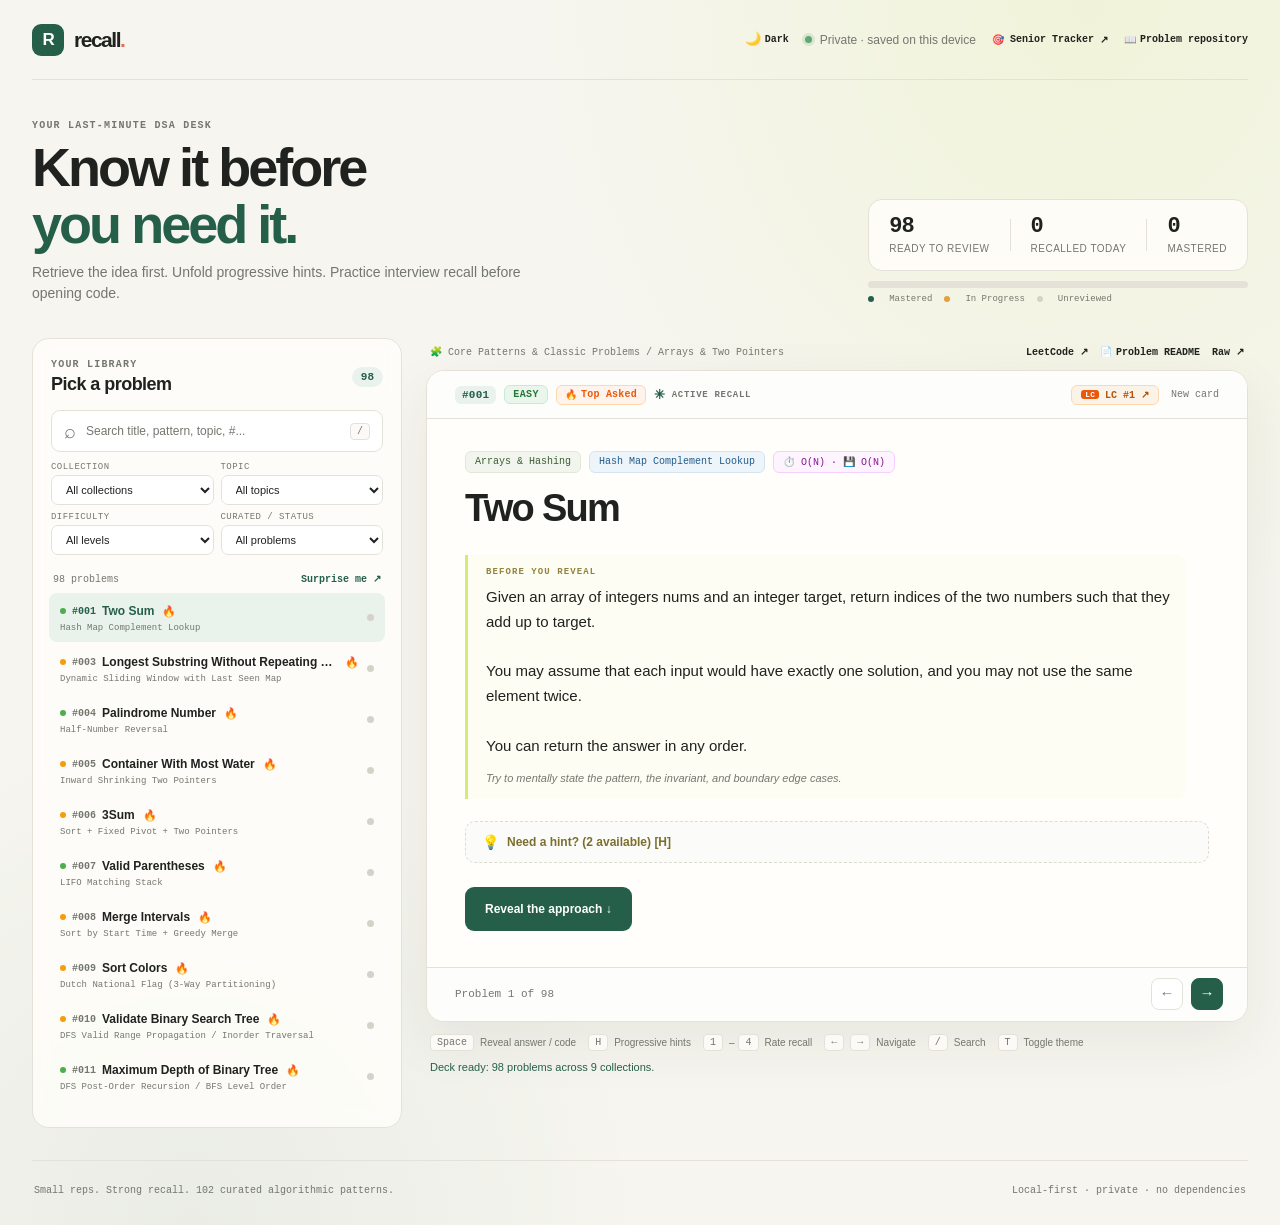
<file: index.html>
<!DOCTYPE html>
<html lang="en">
<head>
  <meta charset="UTF-8">
  <meta name="viewport" content="width=device-width, initial-scale=1.0">
  <meta http-equiv="refresh" content="0; url=./revision/">
  <title>DSA Revision Flashcards</title>
  <link rel="icon" type="image/svg+xml" href="./favicon.svg">
  <link rel="alternate icon" href="data:image/svg+xml,%3Csvg xmlns='http://www.w3.org/2000/svg' viewBox='0 0 32 32'%3E%3Cdefs%3E%3ClinearGradient id='bg' x1='0%25' y1='0%25' x2='100%25' y2='100%25'%3E%3Cstop offset='0%25' stop-color='%230f172a'/%3E%3Cstop offset='100%25' stop-color='%231e1b4b'/%3E%3C/linearGradient%3E%3ClinearGradient id='glow' x1='0%25' y1='0%25' x2='100%25' y2='100%25'%3E%3Cstop offset='0%25' stop-color='%2338bdf8'/%3E%3Cstop offset='50%25' stop-color='%23818cf8'/%3E%3Cstop offset='100%25' stop-color='%23ec4899'/%3E%3C/linearGradient%3E%3C/defs%3E%3Crect width='32' height='32' rx='7' fill='url(%23bg)'/%3E%3Crect x='1' y='1' width='30' height='30' rx='6' fill='none' stroke='url(%23glow)' stroke-width='1.5'/%3E%3Cpath d='M11 10 L6 16 L11 22' fill='none' stroke='%2338bdf8' stroke-width='2.5' stroke-linecap='round' stroke-linejoin='round'/%3E%3Cpath d='M21 10 L26 16 L21 22' fill='none' stroke='%23ec4899' stroke-width='2.5' stroke-linecap='round' stroke-linejoin='round'/%3E%3Cline x1='17.5' y1='9' x2='14.5' y2='23' stroke='%23818cf8' stroke-width='2' stroke-linecap='round'/%3E%3C/svg%3E">
  <script>
    window.location.replace("./revision/");
  </script>
</head>
<body style="font-family: -apple-system, BlinkMacSystemFont, 'Segoe UI', Roboto, sans-serif; background: #0f172a; color: #f8fafc; display: flex; align-items: center; justify-content: center; min-height: 100vh; margin: 0;">
  <p>Redirecting to <a href="./revision/" style="color: #60a5fa; text-decoration: underline;">DSA Revision Flashcards</a>...</p>
</body>
</html>
</file>
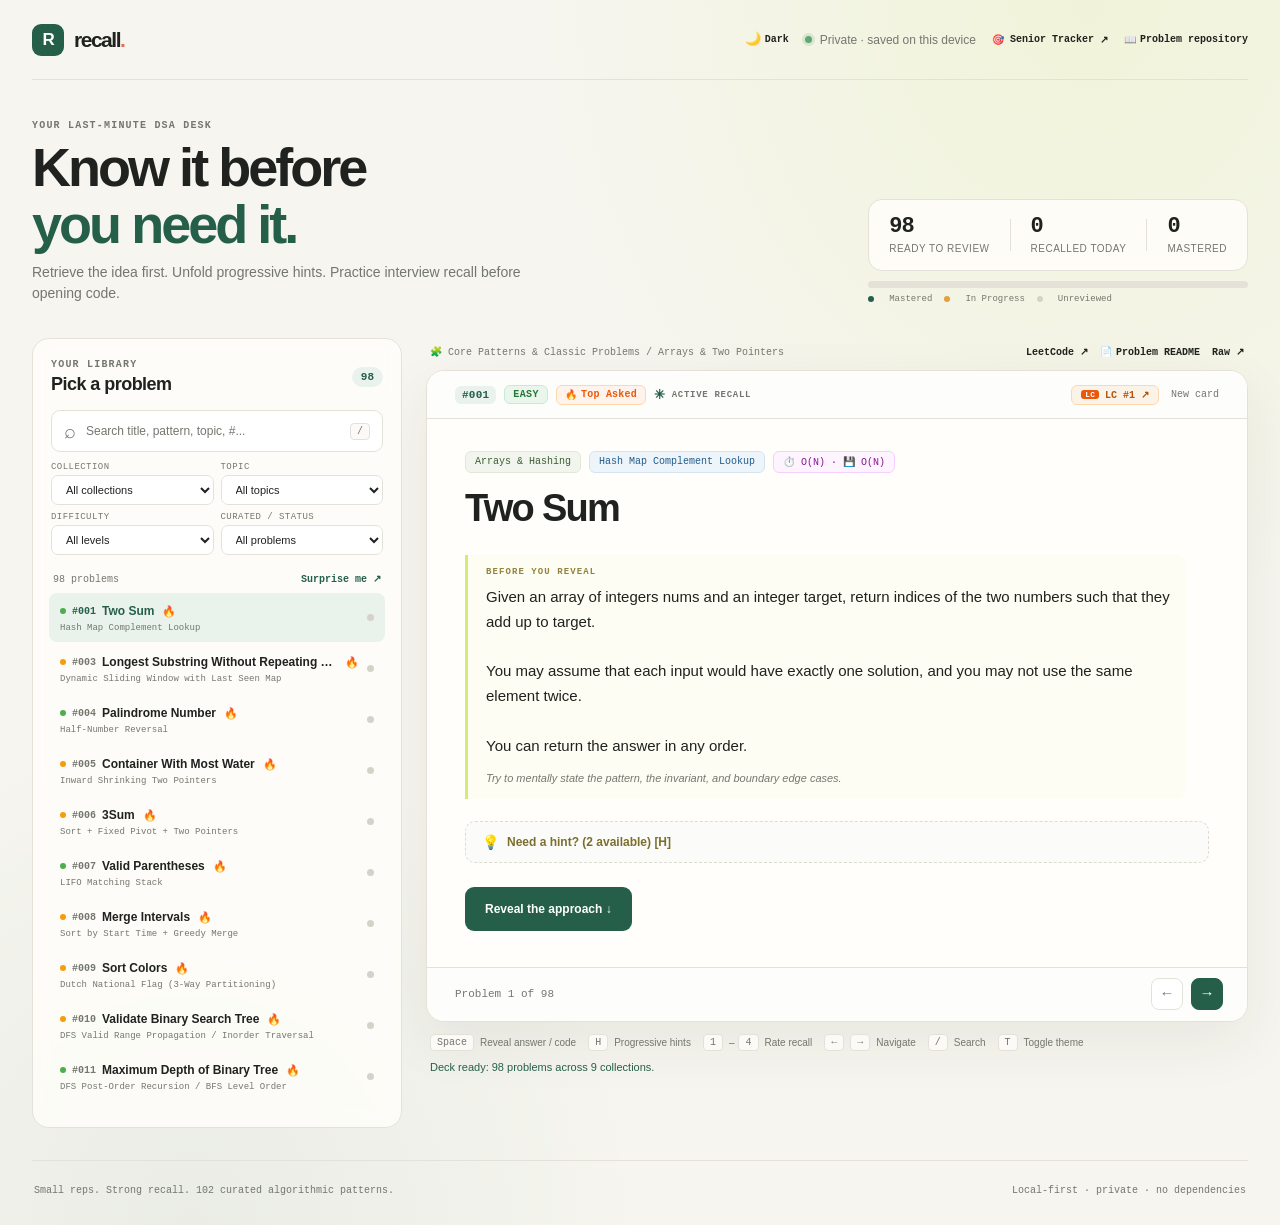
<file: revision/index.html>
<!doctype html>
<html lang="en">
  <head>
    <meta charset="utf-8">
    <meta name="viewport" content="width=device-width, initial-scale=1">
    <meta name="theme-color" content="#f5f4ef">
    <meta name="description" content="A local-first flash-card study space for revising data structures and algorithms.">
    <title>Recall — DSA Revision Deck</title>
    <link rel="icon" type="image/svg+xml" href="./favicon.svg">
    <link rel="alternate icon" href="data:image/svg+xml,%3Csvg xmlns='http://www.w3.org/2000/svg' viewBox='0 0 32 32'%3E%3Cdefs%3E%3ClinearGradient id='bg' x1='0%25' y1='0%25' x2='100%25' y2='100%25'%3E%3Cstop offset='0%25' stop-color='%230f172a'/%3E%3Cstop offset='100%25' stop-color='%231e1b4b'/%3E%3C/linearGradient%3E%3ClinearGradient id='glow' x1='0%25' y1='0%25' x2='100%25' y2='100%25'%3E%3Cstop offset='0%25' stop-color='%2338bdf8'/%3E%3Cstop offset='50%25' stop-color='%23818cf8'/%3E%3Cstop offset='100%25' stop-color='%23ec4899'/%3E%3C/linearGradient%3E%3C/defs%3E%3Crect width='32' height='32' rx='7' fill='url(%23bg)'/%3E%3Crect x='1' y='1' width='30' height='30' rx='6' fill='none' stroke='url(%23glow)' stroke-width='1.5'/%3E%3Cpath d='M11 10 L6 16 L11 22' fill='none' stroke='%2338bdf8' stroke-width='2.5' stroke-linecap='round' stroke-linejoin='round'/%3E%3Cpath d='M21 10 L26 16 L21 22' fill='none' stroke='%23ec4899' stroke-width='2.5' stroke-linecap='round' stroke-linejoin='round'/%3E%3Cline x1='17.5' y1='9' x2='14.5' y2='23' stroke='%23818cf8' stroke-width='2' stroke-linecap='round'/%3E%3C/svg%3E">
    <link rel="stylesheet" href="./styles.css?v=5">
    <script src="./app.js?v=5" defer></script>
  </head>
  <body>
    <div class="app-shell">
      <header class="topbar">
        <a class="brand" href="./" aria-label="Recall home">
          <span class="brand-mark" aria-hidden="true">R</span>
          <span>recall<span class="brand-period">.</span></span>
        </a>
        <div class="topbar-meta">
          <button class="theme-toggle-btn text-link-btn" id="theme-toggle-btn" type="button" aria-label="Toggle theme" title="Toggle light/dark theme (T)">
            <span class="theme-icon" aria-hidden="true">🌙</span>
            <span class="theme-label" id="theme-label">Dark</span>
          </button>
          <span class="local-badge"><span aria-hidden="true"></span> Private · saved on this device</span>
          <a class="repo-link text-link-btn" href="../tracker.html" target="_blank" rel="noopener noreferrer" style="text-decoration: none; display: inline-flex; align-items: center; gap: 6px;">
            <span aria-hidden="true">🎯</span> Senior Tracker <span aria-hidden="true">↗</span>
          </a>
          <button class="repo-link text-link-btn" id="repo-readme-btn" type="button">
            <span aria-hidden="true">📖</span> Problem repository
          </button>
        </div>
      </header>

      <main>
        <section class="intro">
          <div>
            <p class="eyebrow">YOUR LAST-MINUTE DSA DESK</p>
            <h1>Know it before<br><span>you need it.</span></h1>
            <p class="intro-copy">Retrieve the idea first. Unfold progressive hints. Practice interview recall before opening code.</p>
          </div>
          <div class="session-summary-box">
            <div class="session-summary" aria-label="Study progress">
              <div class="summary-item">
                <span class="summary-value" id="due-count">—</span>
                <span class="summary-label">ready to review</span>
              </div>
              <div class="summary-divider"></div>
              <div class="summary-item">
                <span class="summary-value" id="reviewed-count">—</span>
                <span class="summary-label">recalled today</span>
              </div>
              <div class="summary-divider"></div>
              <div class="summary-item">
                <span class="summary-value" id="mastered-count">—</span>
                <span class="summary-label">mastered</span>
              </div>
            </div>
            <div class="mastery-bar-container" title="Overall mastery progress">
              <div class="mastery-bar">
                <div class="mastery-fill mastered-fill" id="bar-mastered" style="width: 0%"></div>
                <div class="mastery-fill learning-fill" id="bar-learning" style="width: 0%"></div>
              </div>
              <div class="mastery-legend">
                <span class="legend-dot dot-mastered"></span> Mastered
                <span class="legend-dot dot-learning"></span> In Progress
                <span class="legend-dot dot-unseen"></span> Unreviewed
              </div>
            </div>
          </div>
        </section>

        <section class="study-layout" aria-label="DSA flash cards">
          <aside class="library-panel">
            <div class="library-heading">
              <div>
                <p class="eyebrow">YOUR LIBRARY</p>
                <h2>Pick a problem</h2>
              </div>
              <span class="count-pill" id="problem-count">—</span>
            </div>

            <label class="search-box">
              <span class="sr-only">Search problems</span>
              <span class="search-icon" aria-hidden="true">⌕</span>
              <input id="search-input" type="search" placeholder="Search title, pattern, topic, #..." autocomplete="off">
              <kbd>/</kbd>
            </label>

            <div class="filter-grid">
              <div>
                <label for="group-filter" class="filter-label">Collection</label>
                <select id="group-filter">
                  <option value="">All collections</option>
                </select>
              </div>
              <div>
                <label for="topic-filter" class="filter-label">Topic</label>
                <select id="topic-filter">
                  <option value="">All topics</option>
                </select>
              </div>
              <div>
                <label for="difficulty-filter" class="filter-label">Difficulty</label>
                <select id="difficulty-filter">
                  <option value="">All levels</option>
                  <option value="Easy">Easy</option>
                  <option value="Medium">Medium</option>
                  <option value="Hard">Hard</option>
                </select>
              </div>
              <div>
                <label for="status-filter" class="filter-label">Curated / Status</label>
                <select id="status-filter">
                  <option value="all">All problems</option>
                  <option value="frequently-asked">🔥 Frequently Asked</option>
                  <option value="due">Due to review</option>
                  <option value="new">Not reviewed</option>
                  <option value="mastered">Mastered</option>
                </select>
              </div>
            </div>

            <div class="list-caption">
              <span id="results-label">All problems</span>
              <button class="text-button" id="shuffle-button" type="button">Surprise me <span aria-hidden="true">↗</span></button>
            </div>
            <nav class="problem-list" id="problem-list" aria-label="Problem cards"></nav>
            <p class="empty-list" id="empty-list" hidden>No matches. Try another search or filter.</p>
          </aside>

          <section class="card-column" aria-live="polite">
            <div class="card-toolbar">
              <div class="breadcrumb" id="card-breadcrumb">Loading your cards</div>
              <div class="card-toolbar-links">
                <a class="source-link" id="lc-top-link" href="#" target="_blank" rel="noreferrer" hidden>LeetCode <span aria-hidden="true">↗</span></a>
                <button class="source-link text-link-btn" id="readme-modal-btn" type="button">
                  <span aria-hidden="true">📄</span> Problem README
                </button>
                <a class="source-link" id="readme-raw-link" href="#" target="_blank" rel="noreferrer">Raw ↗</a>
              </div>
            </div>

            <article class="flash-card" id="flash-card" aria-labelledby="card-title">
              <div class="card-topline">
                <div class="card-topline-left">
                  <span class="card-number-badge" id="card-number">#001</span>
                  <span class="difficulty-pill" id="card-difficulty">Medium</span>
                  <span class="freq-pill" id="card-freq-pill" hidden title="Frequently asked in technical interviews">
                    <span aria-hidden="true">🔥</span> Top Asked
                  </span>
                  <span class="card-type"><span aria-hidden="true">✳</span> ACTIVE RECALL</span>
                </div>
                <div class="card-topline-right">
                  <a class="lc-pill" id="card-lc-pill" target="_blank" rel="noreferrer" hidden>
                    <span class="lc-pill-icon">LC</span>
                    <span id="card-lc-text">LeetCode ↗</span>
                  </a>
                  <span class="review-state" id="review-state"></span>
                </div>
              </div>

              <div class="card-content">
                <div class="badge-cluster" id="badge-cluster">
                  <span class="cluster-badge topic-badge" id="card-topic">Topic</span>
                  <span class="cluster-badge pattern-badge" id="card-pattern">Pattern</span>
                  <span class="cluster-badge complexity-badge" id="card-complexity" title="Time & Space Complexity">⏱️ O(N) · 💾 O(1)</span>
                </div>

                <h2 id="card-title">Loading…</h2>

                <div class="recall-prompt">
                  <span class="prompt-label">BEFORE YOU REVEAL</span>
                  <div class="prompt-copy" id="card-prompt"></div>
                  <p class="recall-hint">Try to mentally state the pattern, the invariant, and boundary edge cases.</p>
                </div>

                <!-- Progressive Hints Drawer -->
                <div class="hints-drawer" id="hints-drawer" hidden>
                  <div class="hints-header">
                    <button class="hint-toggle-button" id="hint-toggle-button" type="button">
                      <span class="hint-bulb" aria-hidden="true">💡</span>
                      <span id="hint-btn-label">Need a hint? (H)</span>
                    </button>
                    <span class="hint-counter" id="hint-counter"></span>
                  </div>
                  <div class="hints-body" id="hints-body" hidden>
                    <div class="hints-stack" id="hints-stack"></div>
                    <button class="next-hint-button" id="next-hint-button" type="button" hidden>Reveal next hint ↓</button>
                  </div>
                </div>

                <button class="reveal-button" id="reveal-button" type="button">
                  Reveal the approach <span aria-hidden="true">↓</span>
                </button>

                <div class="answer" id="answer" hidden>
                  <div class="answer-heading">
                    <span class="eyebrow">THE RECALL CHECK</span>
                    <span class="answer-rule"></span>
                  </div>

                  <div class="answer-grid" id="answer-grid"></div>

                  <section class="code-section">
                    <div class="code-heading">
                      <div>
                        <p class="eyebrow">SOLUTION REFERENCE</p>
                        <h3>Check your implementation</h3>
                      </div>
                      <div class="code-actions">
                        <button class="copy-code-button" id="copy-code-button" type="button" hidden title="Copy code to clipboard">
                          <span class="copy-icon">⎘</span> <span id="copy-label">Copy code</span>
                        </button>
                        <button class="code-reveal-button" id="code-reveal-button" type="button">Reveal code</button>
                        <label class="sr-only" for="language-select">Choose solution language</label>
                        <select id="language-select" aria-label="Solution language" hidden></select>
                      </div>
                    </div>
                    <div class="code-container" id="code-container" hidden>
                      <pre class="code-block"><code id="source-code" class="highlighted-code"></code></pre>
                    </div>
                    <p class="code-caption" id="code-caption">Try to write the solution before opening the reference.</p>
                  </section>

                  <div class="rate-section">
                    <div>
                      <p class="eyebrow">HOW DID THAT FEEL?</p>
                      <p class="rate-hint">Spaced repetition schedules your next review based on your rating.</p>
                    </div>
                    <div class="rating-buttons" role="group" aria-label="Rate recall">
                      <button class="rating-button rating-again" data-rating="again" type="button">
                        <span class="rate-key">1</span> Again <span class="rate-time">10m</span>
                      </button>
                      <button class="rating-button rating-hard" data-rating="hard" type="button">
                        <span class="rate-key">2</span> Hard <span class="rate-time">1d</span>
                      </button>
                      <button class="rating-button rating-good" data-rating="good" type="button">
                        <span class="rate-key">3</span> Good <span class="rate-time">3d</span>
                      </button>
                      <button class="rating-button rating-easy" data-rating="easy" type="button">
                        <span class="rate-key">4</span> Easy <span class="rate-time">4d</span>
                      </button>
                    </div>
                  </div>
                </div>
              </div>

              <footer class="card-footer">
                <span id="card-position">—</span>
                <div class="step-controls">
                  <button class="step-button" id="previous-button" type="button" aria-label="Previous card">←</button>
                  <button class="step-button step-next" id="next-button" type="button" aria-label="Next card">→</button>
                </div>
              </footer>
            </article>

            <div class="keyboard-legend">
              <span class="legend-item"><kbd>Space</kbd> Reveal answer / code</span>
              <span class="legend-item"><kbd>H</kbd> Progressive hints</span>
              <span class="legend-item"><kbd>1</kbd>–<kbd>4</kbd> Rate recall</span>
              <span class="legend-item"><kbd>←</kbd> <kbd>→</kbd> Navigate</span>
              <span class="legend-item"><kbd>/</kbd> Search</span>
              <span class="legend-item"><kbd>T</kbd> Toggle theme</span>
            </div>
            <p class="app-message" id="app-message" role="status" aria-live="polite"></p>
          </section>
        </section>
      </main>

      <footer class="site-footer">
        <span>Small reps. Strong recall. 102 curated algorithmic patterns.</span>
        <span>Local-first · private · no dependencies</span>
      </footer>
    </div>

    <!-- In-App Markdown Viewer Modal -->
    <div class="modal-backdrop" id="markdown-modal" hidden>
      <div class="modal-dialog" role="dialog" aria-modal="true" aria-labelledby="modal-title">
        <div class="modal-header">
          <div class="modal-title-box">
            <span class="eyebrow" id="modal-eyebrow">DOCUMENT PREVIEW</span>
            <h3 id="modal-title">Problem Statement</h3>
          </div>
          <div class="modal-actions">
            <a id="modal-raw-link" class="modal-action-btn" target="_blank" rel="noreferrer" title="Open raw file in new tab">View raw ↗</a>
            <button id="modal-close-btn" class="modal-close-btn" type="button" aria-label="Close preview">✕</button>
          </div>
        </div>
        <div class="modal-body doc-rendered" id="modal-body">
          <p>Loading document...</p>
        </div>
      </div>
    </div>
  </body>
</html>
</file>
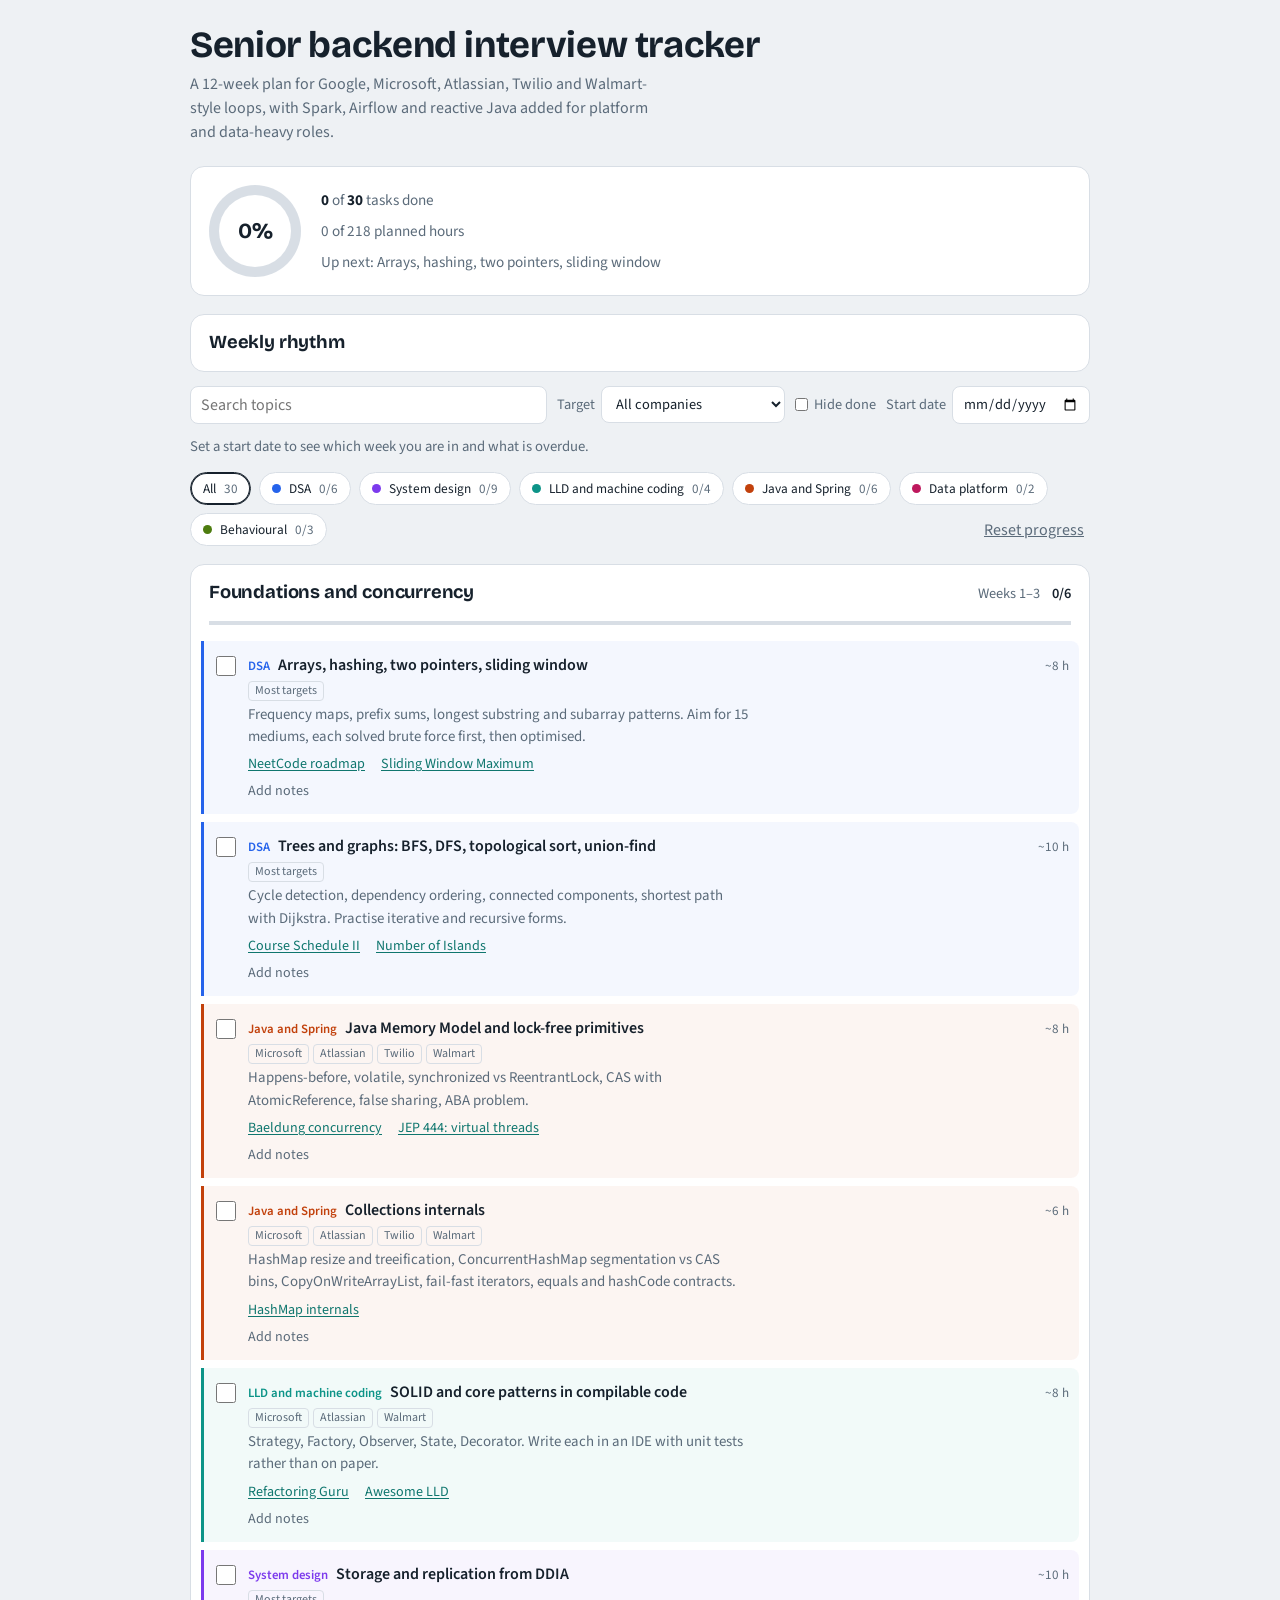
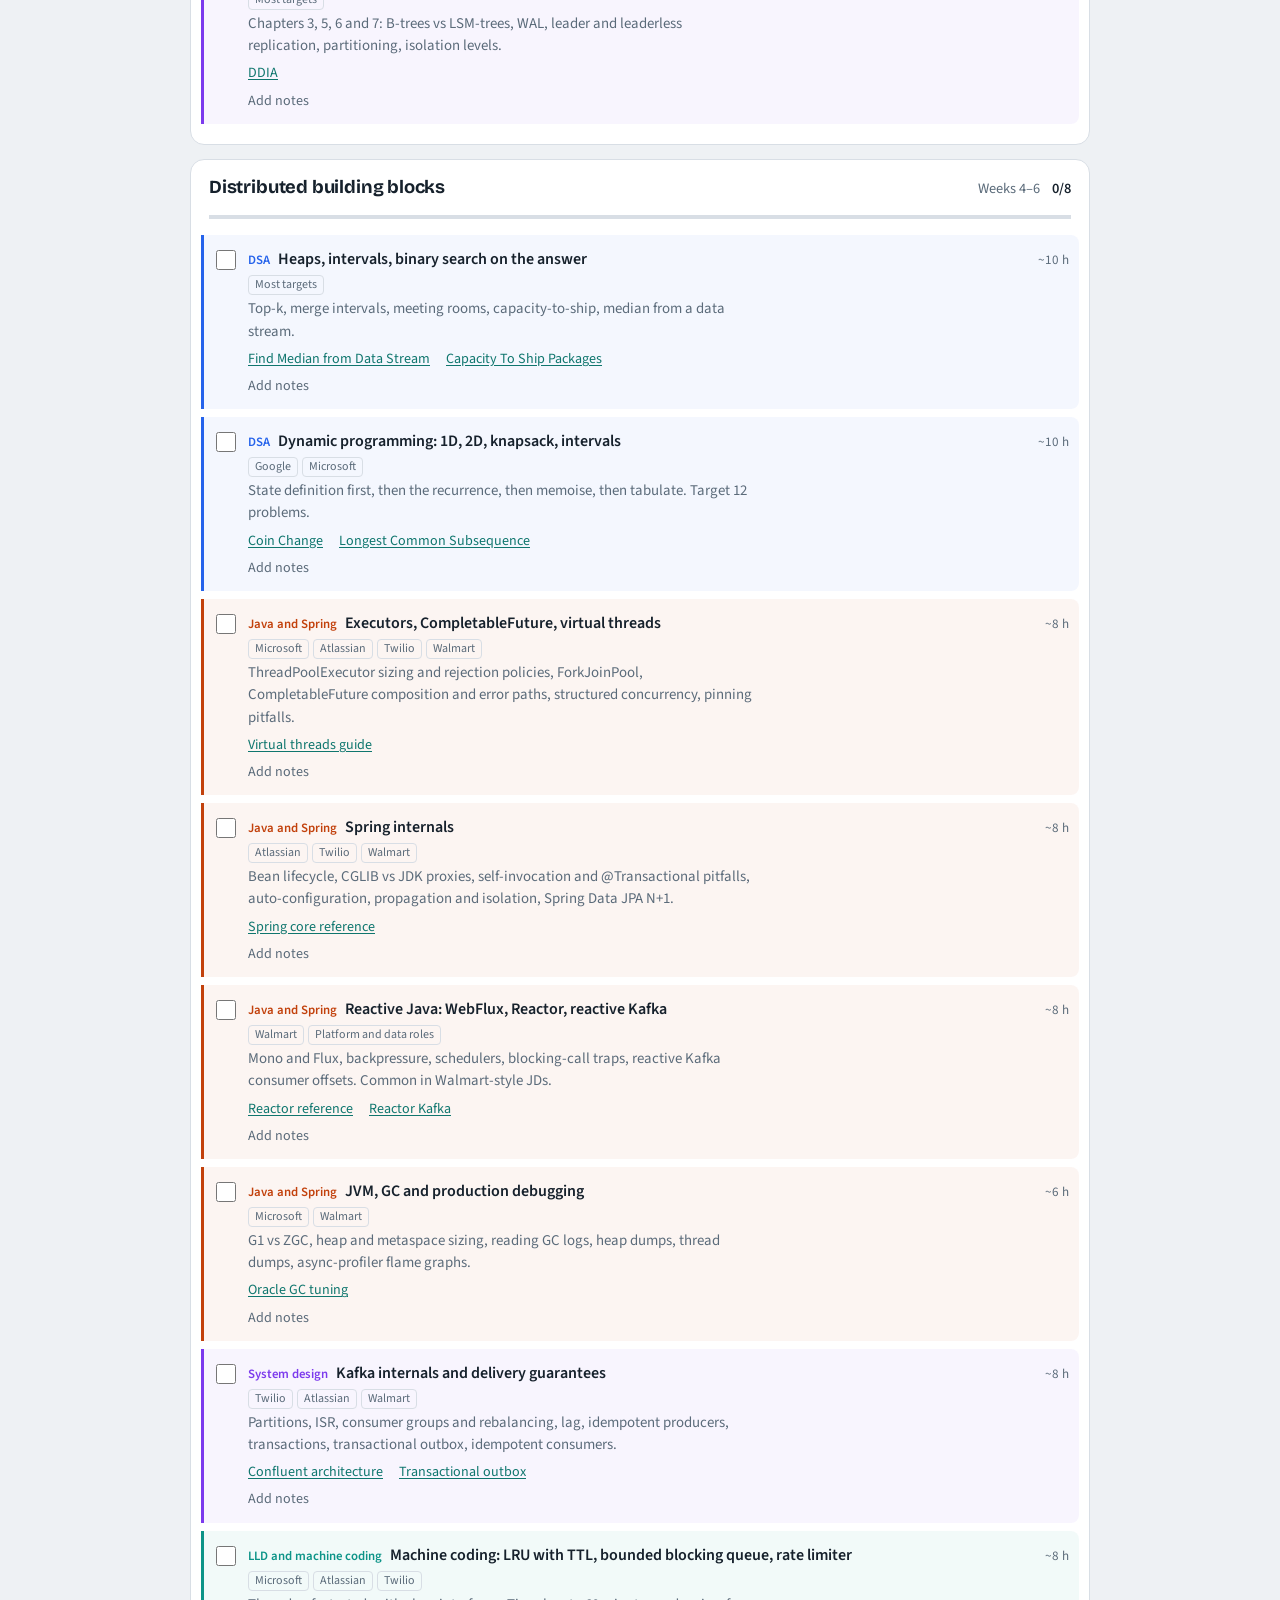
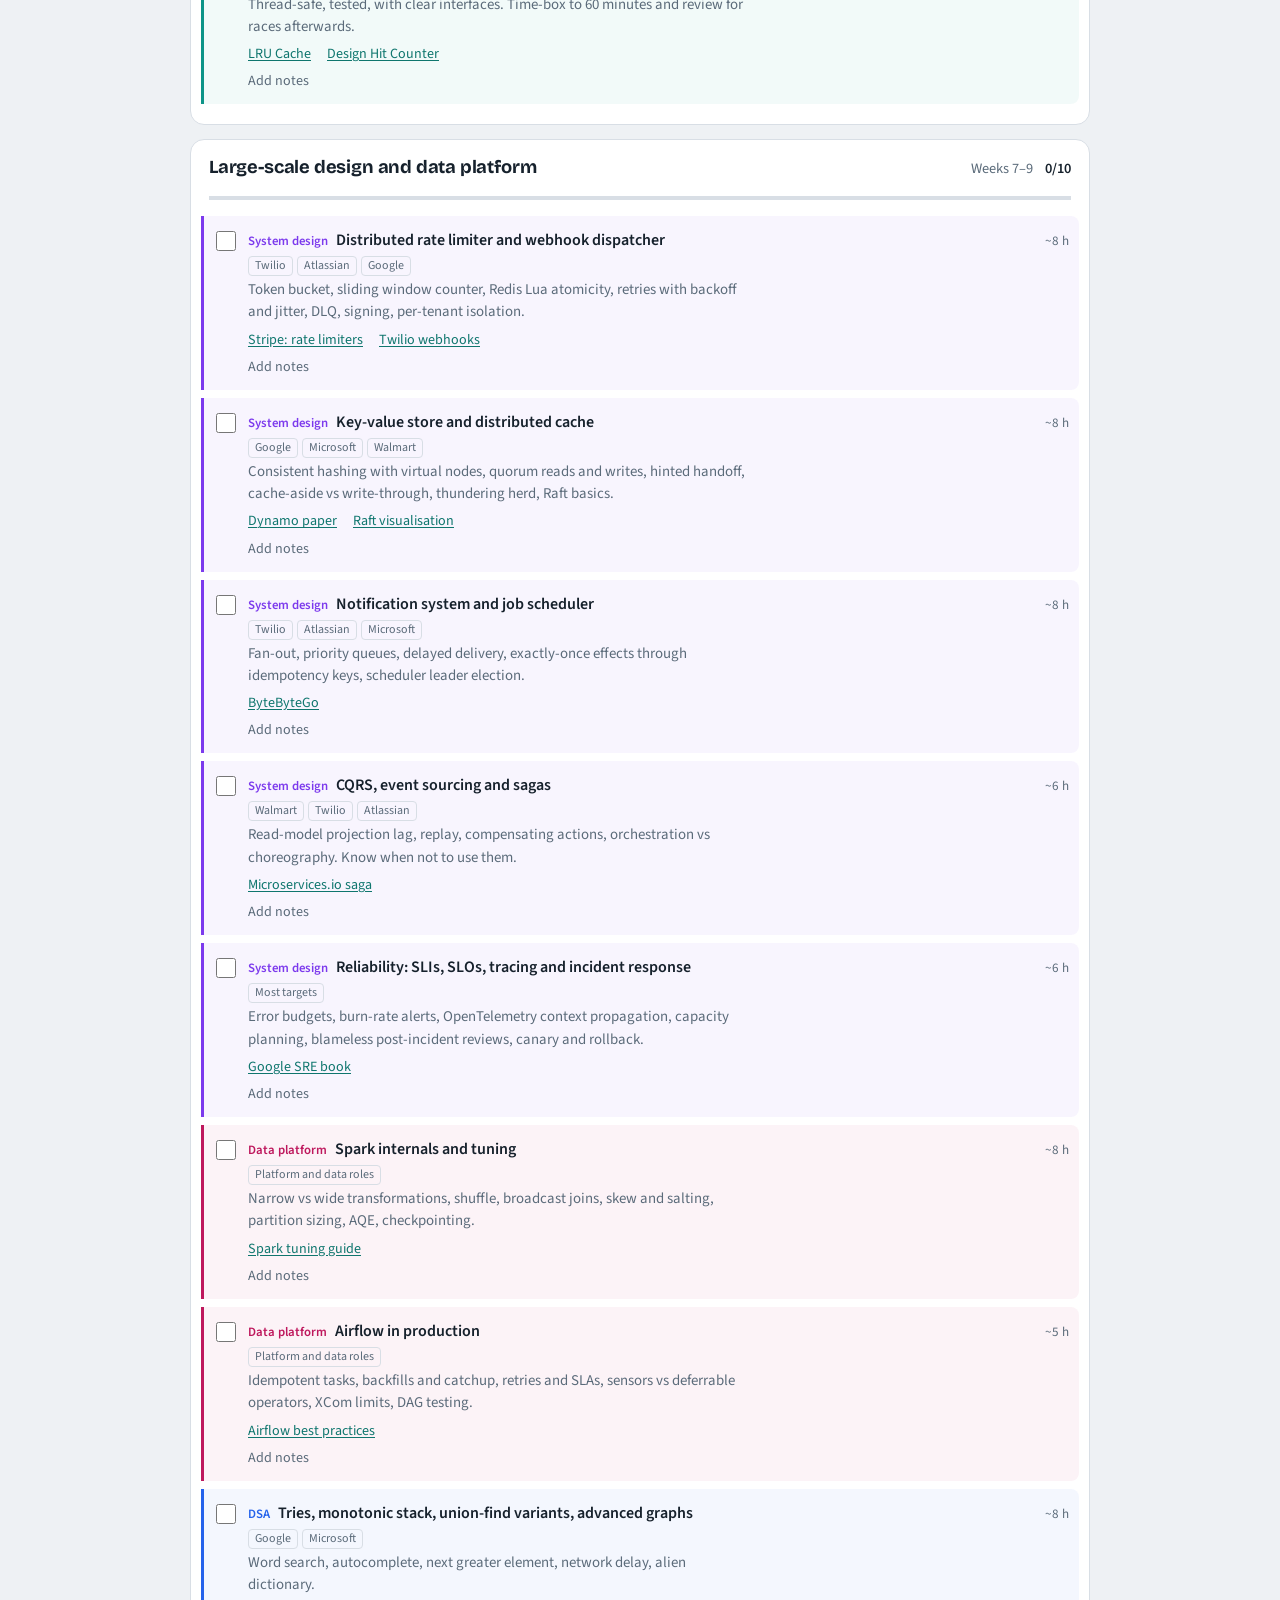
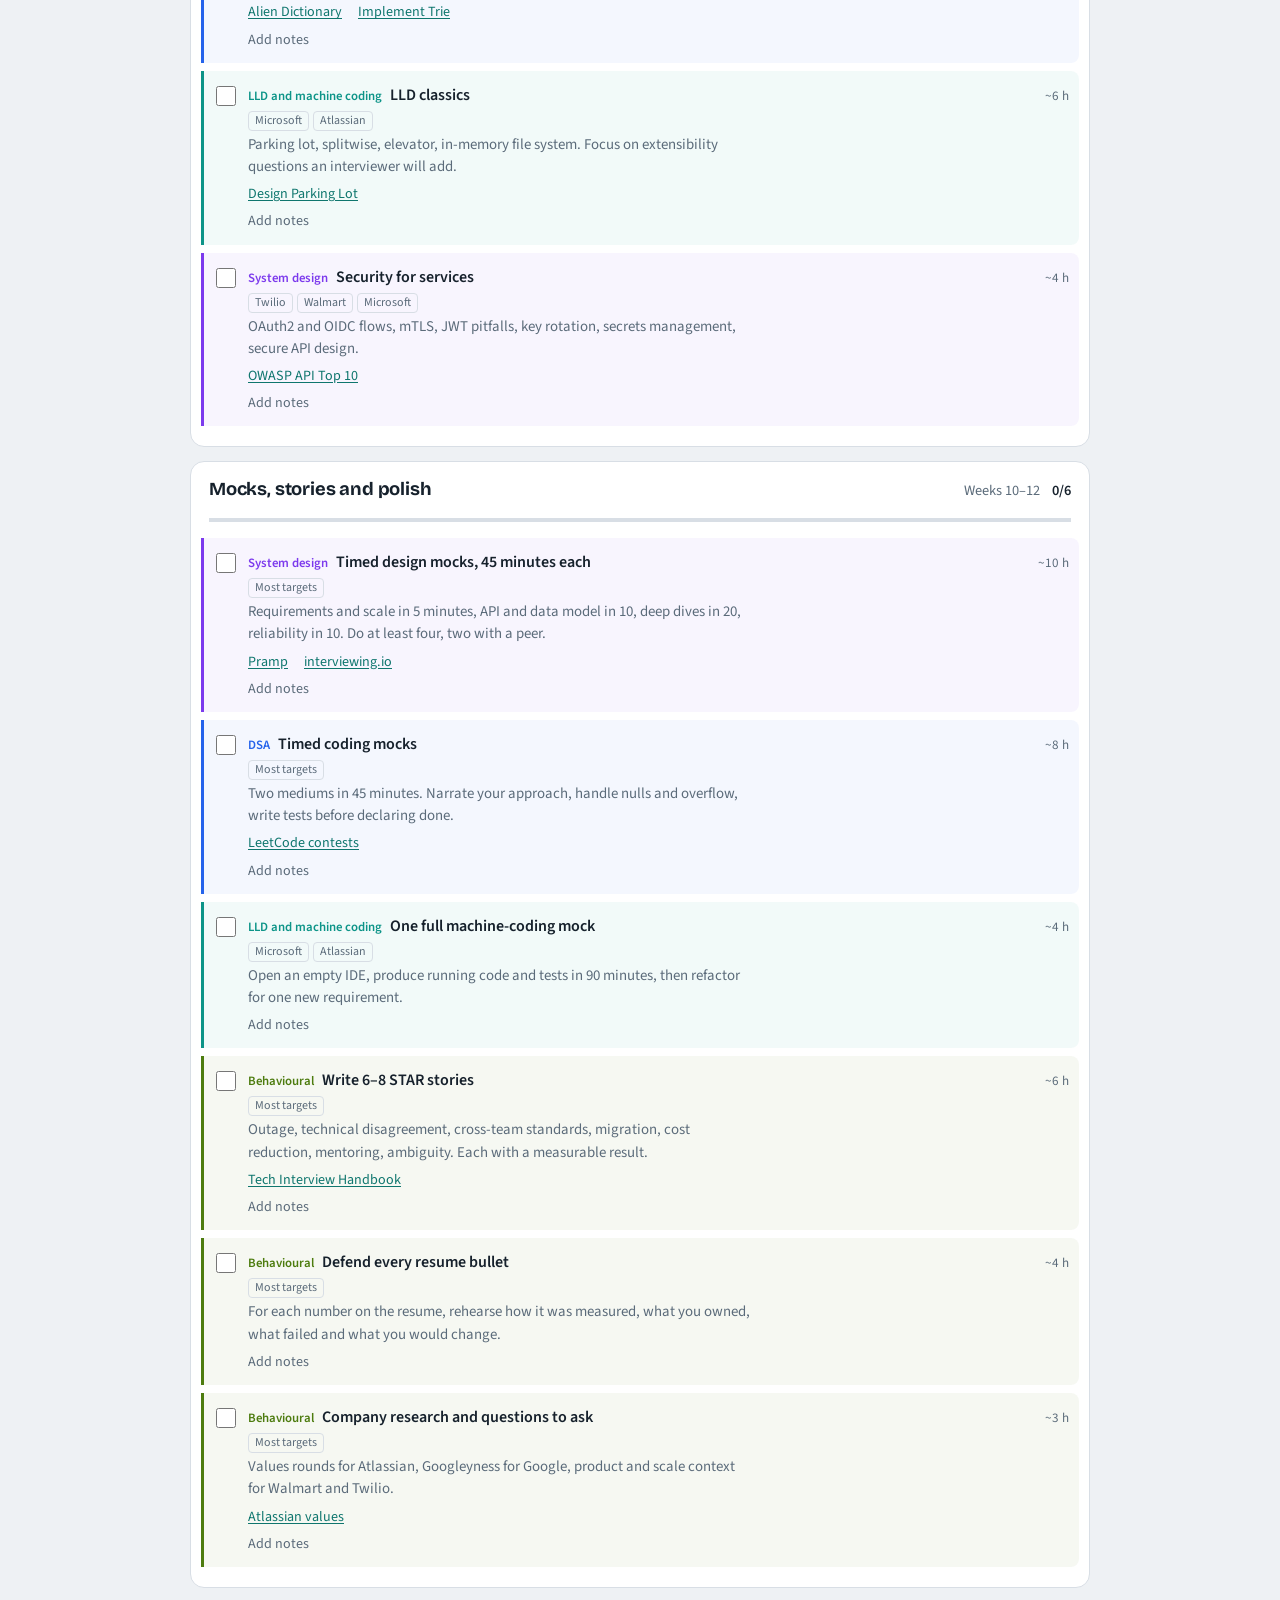
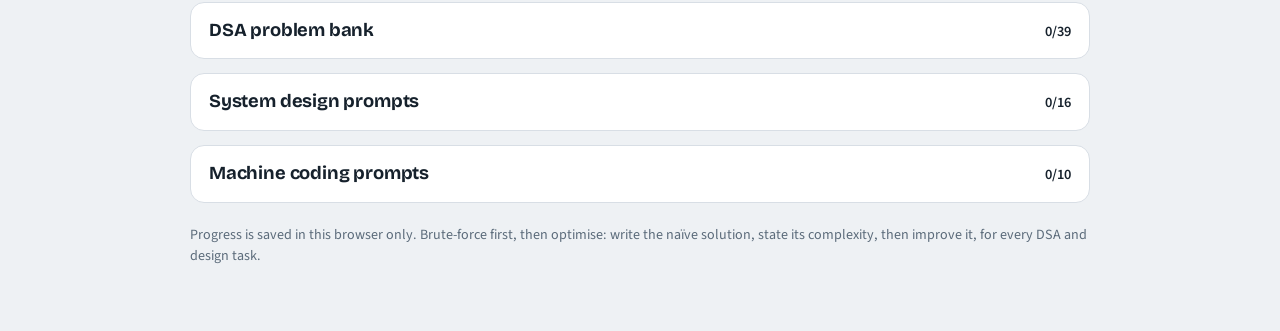
<file: Senior Backend Interview Tracker.html>
<!DOCTYPE html>
<html lang="en">
<head>
<meta charset="UTF-8">
<meta name="viewport" content="width=device-width, initial-scale=1, viewport-fit=cover">
<title>Senior Backend Interview Tracker</title>
<link rel="icon" href="data:image/svg+xml,%3Csvg xmlns='http://www.w3.org/2000/svg' viewBox='0 0 100 100'%3E%3Ctext y='.9em' font-size='90'%3E🎯%3C/text%3E%3C/svg%3E">
<link href="https://fonts.googleapis.com/css2?family=Bricolage+Grotesque:wght@600;700&family=Source+Sans+3:wght@400;500;600&display=swap" rel="stylesheet">
<style>
:root{--bg:#eef1f4;--panel:#fff;--ink:#16212c;--mute:#5b6b7a;--line:#d8dee5;--accent:#0f766e;
--dsa:#2563eb;--hld:#7c3aed;--lld:#0d9488;--java:#c2410c;--data:#be185d;--beh:#4d7c0f;
box-sizing:border-box;padding-top:env(safe-area-inset-top,0px);padding-bottom:env(safe-area-inset-bottom,0px)}
@media (prefers-color-scheme:dark){:root:not([data-theme="light"]){--bg:#10171e;--panel:#18222c;--ink:#e8eef4;--mute:#93a3b3;--line:#2a3745;--accent:#2dd4bf;
--dsa:#60a5fa;--hld:#a78bfa;--lld:#2dd4bf;--java:#fb923c;--data:#f472b6;--beh:#a3e635;color-scheme:dark}}
:root[data-theme="dark"]{--bg:#10171e;--panel:#18222c;--ink:#e8eef4;--mute:#93a3b3;--line:#2a3745;--accent:#2dd4bf;
--dsa:#60a5fa;--hld:#a78bfa;--lld:#2dd4bf;--java:#fb923c;--data:#f472b6;--beh:#a3e635;color-scheme:dark}
html{scroll-padding-top:env(safe-area-inset-top,0px)}
*{box-sizing:border-box;margin:0}
body{background:var(--bg);color:var(--ink);font:16px/1.5 "Source Sans 3",system-ui,sans-serif;padding:24px 16px 64px}
.wrap{max-width:900px;margin:0 auto}
h1,h2{font-family:"Bricolage Grotesque",system-ui,sans-serif;letter-spacing:-.01em}
h1{font-size:clamp(1.7rem,4vw,2.3rem);line-height:1.15}
.sub{color:var(--mute);margin-top:6px;max-width:60ch}
.hero{display:grid;grid-template-columns:auto 1fr;gap:20px;align-items:center;margin:22px 0 18px;background:var(--panel);border:1px solid var(--line);border-radius:14px;padding:18px}
.ring{--p:0;width:92px;height:92px;border-radius:50%;background:conic-gradient(var(--accent) calc(var(--p)*1%),var(--line) 0);display:grid;place-items:center}
.ring b{width:72px;height:72px;border-radius:50%;background:var(--panel);display:grid;place-items:center;font:700 1.35rem "Bricolage Grotesque",sans-serif}
.stats{display:grid;gap:8px}
.stats p{color:var(--mute);font-size:.95rem}
.stats p strong{color:var(--ink)}
.chips{display:flex;flex-wrap:wrap;gap:8px;margin-bottom:18px}
.chip{border:1px solid var(--line);background:var(--panel);color:var(--ink);border-radius:999px;padding:6px 12px;font:500 .9rem inherit;font-family:inherit;cursor:pointer;display:inline-flex;gap:8px;align-items:center}
.chip i{width:9px;height:9px;border-radius:50%;background:var(--c,var(--mute))}
.chip small{color:var(--mute);font-size:.82rem}
.chip[aria-pressed="true"]{border-color:var(--ink);box-shadow:inset 0 0 0 1px var(--ink)}
.chip:focus-visible,summary:focus-visible,input:focus-visible,a:focus-visible,.reset:focus-visible{outline:2px solid var(--accent);outline-offset:2px}
.reset{margin-left:auto;border:0;background:none;color:var(--mute);text-decoration:underline;cursor:pointer;font:inherit}
details.phase{background:var(--panel);border:1px solid var(--line);border-radius:14px;margin-bottom:14px}
summary{list-style:none;cursor:pointer;padding:14px 18px;display:flex;gap:12px;align-items:baseline;flex-wrap:wrap}
summary::-webkit-details-marker{display:none}
summary h2{font-size:1.15rem;flex:1 1 260px}
.wk{color:var(--mute);font-size:.9rem}
.cnt{font-weight:600;font-size:.9rem}
.bar{height:4px;background:var(--line);margin:0 18px}
.bar span{display:block;height:100%;background:var(--accent);width:0;transition:width .25s}
.tasks{padding:8px 10px 12px}
.task{display:grid;grid-template-columns:auto 1fr;gap:12px;padding:12px 10px 12px 12px;border-left:3px solid var(--c);margin:8px 0;border-radius:0 8px 8px 0;background:color-mix(in srgb,var(--c) 5%,transparent)}
.task input{width:20px;height:20px;margin-top:3px;accent-color:var(--accent);cursor:pointer}
.task.done .tt{text-decoration:line-through;color:var(--mute)}
.task.done{opacity:.7}
.top{display:flex;gap:8px;align-items:baseline;flex-wrap:wrap}
.tag{font-size:.8rem;font-weight:600;color:var(--c)}
.tt{font-weight:600}
.hrs{margin-left:auto;font-size:.82rem;color:var(--mute)}
.d{color:var(--mute);font-size:.93rem;margin-top:3px;max-width:72ch}
.links{display:flex;flex-wrap:wrap;gap:4px 16px;margin-top:6px}
.links a{font-size:.88rem;color:var(--accent);text-underline-offset:2px}
.empty{padding:28px;text-align:center;color:var(--mute)}
.note{margin-top:22px;color:var(--mute);font-size:.88rem}
.tools{display:flex;flex-wrap:wrap;gap:10px;margin:0 0 12px;align-items:center}.tools input,.tools select{font:inherit;color:var(--ink);background:var(--panel);border:1px solid var(--line);border-radius:8px;padding:6px 10px}.tools label{color:var(--mute);font-size:.9rem;display:flex;gap:6px;align-items:center}#q{flex:1 1 200px}.tools input[type=checkbox]{accent-color:var(--accent)}
.pace{font-size:.92rem;color:var(--mute);margin-bottom:14px}
details.phase.now{border-color:var(--accent);box-shadow:0 0 0 1px var(--accent)}
.co{display:flex;flex-wrap:wrap;gap:4px;margin-top:4px}.co span{font-size:.75rem;color:var(--mute);border:1px solid var(--line);border-radius:4px;padding:0 6px}
.nt{margin-top:6px}.nt summary{display:block;padding:0;font-size:.88rem;color:var(--mute)}.nt textarea{width:100%;min-height:64px;margin-top:6px;font:inherit;font-size:.9rem;color:var(--ink);background:var(--bg);border:1px solid var(--line);border-radius:8px;padding:8px;resize:vertical}
.grp{padding:8px 18px 0;color:var(--mute);font-size:.88rem;font-weight:600}
.task.row{grid-template-columns:auto 1fr auto;align-items:center;padding:5px 10px;margin:2px 0;background:none;border-left-width:2px}.task.row .tt{font-weight:500}.task.row a{color:var(--ink);text-underline-offset:2px}.dif{font-size:.78rem;color:var(--mute)}
@media (max-width:560px){.hero{grid-template-columns:1fr;justify-items:start}.reset{margin-left:0}}
@media (prefers-reduced-motion:reduce){.bar span{transition:none}}
</style>
</head>
<body>
<div class="wrap">
<h1>Senior backend interview tracker</h1>
<p class="sub">A 12-week plan for Google, Microsoft, Atlassian, Twilio and Walmart-style loops, with Spark, Airflow and reactive Java added for platform and data-heavy roles.</p>
<section class="hero" aria-label="Overall progress">
<div class="ring" id="ring"><b id="pct">0%</b></div>
<div class="stats"><p><strong id="done">0</strong> of <strong id="total">0</strong> tasks done</p><p id="hours">0 of 0 planned hours</p><p id="next"></p></div>
</section>
<details class="phase" style="margin-bottom:14px"><summary><h2>Weekly rhythm</h2></summary><div class="tasks"><p class="d">Weekdays (about 2 hours): 60 minutes of DSA against a timer, then 60 minutes on the week’s concept task. Saturday (4 hours): one timed design or machine-coding mock, then write down what broke. Sunday (3 hours): redo missed problems, update your notes and say one STAR story out loud.</p><p class="d">Company tags mark where a topic is usually emphasised in loops. Treat them as a rough guide, not a rule. The problem bank and design prompts at the bottom of each category are for extra reps.</p></div></details>
<div class="tools"><input id="q" type="search" placeholder="Search topics" aria-label="Search topics"><label>Target <select id="cf"><option value="all">All companies</option><option value="G">Google</option><option value="M">Microsoft</option><option value="A">Atlassian</option><option value="T">Twilio</option><option value="W">Walmart</option><option value="P">Platform and data roles</option></select></label><label><input type="checkbox" id="hd"> Hide done</label><label>Start date <input type="date" id="sd"></label></div>
<p class="pace" id="pace"></p>
<div class="chips" id="chips"></div>
<main id="main"></main>
<p class="note">Progress is saved in this browser only. Brute-force first, then optimise: write the naïve solution, state its complexity, then improve it, for every DSA and design task.</p>
</div>
<script>
var CATS={dsa:["DSA","--dsa"],hld:["System design","--hld"],lld:["LLD and machine coding","--lld"],java:["Java and Spring","--java"],data:["Data platform","--data"],beh:["Behavioural","--beh"]};
var P=[
{n:"Foundations and concurrency",w:"Weeks 1–3",t:[
["dsa1","dsa",8,"Arrays, hashing, two pointers, sliding window","Frequency maps, prefix sums, longest substring and subarray patterns. Aim for 15 mediums, each solved brute force first, then optimised.",[["NeetCode roadmap","https://neetcode.io/roadmap"],["Sliding Window Maximum","https://leetcode.com/problems/sliding-window-maximum/"]]],
["dsa2","dsa",10,"Trees and graphs: BFS, DFS, topological sort, union-find","Cycle detection, dependency ordering, connected components, shortest path with Dijkstra. Practise iterative and recursive forms.",[["Course Schedule II","https://leetcode.com/problems/course-schedule-ii/"],["Number of Islands","https://leetcode.com/problems/number-of-islands/"]]],
["j1","java",8,"Java Memory Model and lock-free primitives","Happens-before, volatile, synchronized vs ReentrantLock, CAS with AtomicReference, false sharing, ABA problem.",[["Baeldung concurrency","https://www.baeldung.com/java-concurrency"],["JEP 444: virtual threads","https://openjdk.org/jeps/444"]]],
["j2","java",6,"Collections internals","HashMap resize and treeification, ConcurrentHashMap segmentation vs CAS bins, CopyOnWriteArrayList, fail-fast iterators, equals and hashCode contracts.",[["HashMap internals","https://www.baeldung.com/java-hashmap-advanced"]]],
["l1","lld",8,"SOLID and core patterns in compilable code","Strategy, Factory, Observer, State, Decorator. Write each in an IDE with unit tests rather than on paper.",[["Refactoring Guru","https://refactoring.guru/design-patterns"],["Awesome LLD","https://github.com/ashishps1/awesome-low-level-design"]]],
["h1","hld",10,"Storage and replication from DDIA","Chapters 3, 5, 6 and 7: B-trees vs LSM-trees, WAL, leader and leaderless replication, partitioning, isolation levels.",[["DDIA","https://dataintensive.net/"]]]]},
{n:"Distributed building blocks",w:"Weeks 4–6",t:[
["dsa3","dsa",10,"Heaps, intervals, binary search on the answer","Top-k, merge intervals, meeting rooms, capacity-to-ship, median from a data stream.",[["Find Median from Data Stream","https://leetcode.com/problems/find-median-from-data-stream/"],["Capacity To Ship Packages","https://leetcode.com/problems/capacity-to-ship-packages-within-d-days/"]]],
["dsa4","dsa",10,"Dynamic programming: 1D, 2D, knapsack, intervals","State definition first, then the recurrence, then memoise, then tabulate. Target 12 problems.",[["Coin Change","https://leetcode.com/problems/coin-change/"],["Longest Common Subsequence","https://leetcode.com/problems/longest-common-subsequence/"]]],
["j3","java",8,"Executors, CompletableFuture, virtual threads","ThreadPoolExecutor sizing and rejection policies, ForkJoinPool, CompletableFuture composition and error paths, structured concurrency, pinning pitfalls.",[["Virtual threads guide","https://docs.oracle.com/en/java/javase/21/core/virtual-threads.html"]]],
["j4","java",8,"Spring internals","Bean lifecycle, CGLIB vs JDK proxies, self-invocation and @Transactional pitfalls, auto-configuration, propagation and isolation, Spring Data JPA N+1.",[["Spring core reference","https://docs.spring.io/spring-framework/reference/core.html"]]],
["j5","java",8,"Reactive Java: WebFlux, Reactor, reactive Kafka","Mono and Flux, backpressure, schedulers, blocking-call traps, reactive Kafka consumer offsets. Common in Walmart-style JDs.",[["Reactor reference","https://projectreactor.io/docs/core/release/reference/"],["Reactor Kafka","https://projectreactor.io/docs/kafka/release/reference/"]]],
["j6","java",6,"JVM, GC and production debugging","G1 vs ZGC, heap and metaspace sizing, reading GC logs, heap dumps, thread dumps, async-profiler flame graphs.",[["Oracle GC tuning","https://docs.oracle.com/en/java/javase/21/gctuning/"]]],
["h2","hld",8,"Kafka internals and delivery guarantees","Partitions, ISR, consumer groups and rebalancing, lag, idempotent producers, transactions, transactional outbox, idempotent consumers.",[["Confluent architecture","https://developer.confluent.io/learn/kafka-architecture/"],["Transactional outbox","https://microservices.io/patterns/data/transactional-outbox.html"]]],
["l2","lld",8,"Machine coding: LRU with TTL, bounded blocking queue, rate limiter","Thread-safe, tested, with clear interfaces. Time-box to 60 minutes and review for races afterwards.",[["LRU Cache","https://leetcode.com/problems/lru-cache/"],["Design Hit Counter","https://leetcode.com/problems/design-hit-counter/"]]]]},
{n:"Large-scale design and data platform",w:"Weeks 7–9",t:[
["h3","hld",8,"Distributed rate limiter and webhook dispatcher","Token bucket, sliding window counter, Redis Lua atomicity, retries with backoff and jitter, DLQ, signing, per-tenant isolation.",[["Stripe: rate limiters","https://stripe.com/blog/rate-limiters"],["Twilio webhooks","https://www.twilio.com/docs/usage/webhooks"]]],
["h4","hld",8,"Key-value store and distributed cache","Consistent hashing with virtual nodes, quorum reads and writes, hinted handoff, cache-aside vs write-through, thundering herd, Raft basics.",[["Dynamo paper","https://www.allthingsdistributed.com/2007/10/amazons_dynamo.html"],["Raft visualisation","https://raft.github.io/"]]],
["h5","hld",8,"Notification system and job scheduler","Fan-out, priority queues, delayed delivery, exactly-once effects through idempotency keys, scheduler leader election.",[["ByteByteGo","https://bytebytego.com/"]]],
["h6","hld",6,"CQRS, event sourcing and sagas","Read-model projection lag, replay, compensating actions, orchestration vs choreography. Know when not to use them.",[["Microservices.io saga","https://microservices.io/patterns/data/saga.html"]]],
["h7","hld",6,"Reliability: SLIs, SLOs, tracing and incident response","Error budgets, burn-rate alerts, OpenTelemetry context propagation, capacity planning, blameless post-incident reviews, canary and rollback.",[["Google SRE book","https://sre.google/sre-book/table-of-contents/"]]],
["d1","data",8,"Spark internals and tuning","Narrow vs wide transformations, shuffle, broadcast joins, skew and salting, partition sizing, AQE, checkpointing.",[["Spark tuning guide","https://spark.apache.org/docs/latest/tuning.html"]]],
["d2","data",5,"Airflow in production","Idempotent tasks, backfills and catchup, retries and SLAs, sensors vs deferrable operators, XCom limits, DAG testing.",[["Airflow best practices","https://airflow.apache.org/docs/apache-airflow/stable/best-practices.html"]]],
["dsa5","dsa",8,"Tries, monotonic stack, union-find variants, advanced graphs","Word search, autocomplete, next greater element, network delay, alien dictionary.",[["Alien Dictionary","https://leetcode.com/problems/alien-dictionary/"],["Implement Trie","https://leetcode.com/problems/implement-trie-prefix-tree/"]]],
["l3","lld",6,"LLD classics","Parking lot, splitwise, elevator, in-memory file system. Focus on extensibility questions an interviewer will add.",[["Design Parking Lot","https://leetcode.com/problems/design-parking-system/"]]],
["h8","hld",4,"Security for services","OAuth2 and OIDC flows, mTLS, JWT pitfalls, key rotation, secrets management, secure API design.",[["OWASP API Top 10","https://owasp.org/API-Security/"]]]]},
{n:"Mocks, stories and polish",w:"Weeks 10–12",t:[
["m1","hld",10,"Timed design mocks, 45 minutes each","Requirements and scale in 5 minutes, API and data model in 10, deep dives in 20, reliability in 10. Do at least four, two with a peer.",[["Pramp","https://www.pramp.com/"],["interviewing.io","https://interviewing.io/"]]],
["m2","dsa",8,"Timed coding mocks","Two mediums in 45 minutes. Narrate your approach, handle nulls and overflow, write tests before declaring done.",[["LeetCode contests","https://leetcode.com/contest/"]]],
["m3","lld",4,"One full machine-coding mock","Open an empty IDE, produce running code and tests in 90 minutes, then refactor for one new requirement.",[]],
["b1","beh",6,"Write 6–8 STAR stories","Outage, technical disagreement, cross-team standards, migration, cost reduction, mentoring, ambiguity. Each with a measurable result.",[["Tech Interview Handbook","https://www.techinterviewhandbook.org/behavioral-interview/"]]],
["b2","beh",4,"Defend every resume bullet","For each number on the resume, rehearse how it was measured, what you owned, what failed and what you would change.",[]],
["b3","beh",3,"Company research and questions to ask","Values rounds for Atlassian, Googleyness for Google, product and scale context for Walmart and Twilio.",[["Atlassian values","https://www.atlassian.com/company/values"]]]]}
];
var KEY="sde3_tracker_v2",S={},F="all";
try{S=JSON.parse(localStorage.getItem(KEY)||"{}")}catch(e){S={}}
function save(){try{localStorage.setItem(KEY,JSON.stringify(S))}catch(e){}}
var all=[];P.forEach(function(p){p.t.forEach(function(t){all.push({id:t[0],c:t[1],h:t[2]})})});
function esc(s){return s.replace(/&/g,"&amp;").replace(/</g,"&lt;")}
function chips(){var h='<button class="chip" data-f="all" aria-pressed="'+(F=="all")+'">All <small>'+all.length+'</small></button>';
for(var k in CATS){var n=all.filter(function(t){return t.c==k}),d=n.filter(function(t){return S[t.id]}).length;
h+='<button class="chip" style="--c:var('+CATS[k][1]+')" data-f="'+k+'" aria-pressed="'+(F==k)+'"><i></i>'+CATS[k][0]+' <small>'+d+'/'+n.length+'</small></button>'}
h+='<button class="reset" id="reset">Reset progress</button>';document.getElementById("chips").innerHTML=h}
function render(){var m=document.getElementById("main"),h="";
P.forEach(function(p,pi){var ts=p.t.filter(vis);if(!ts.length)return;
h+='<details class="phase'+(cur(pi)?" now":"")+'" open><summary><h2>'+p.n+'</h2><span class="wk">'+p.w+'</span><span class="cnt" id="pc'+pi+'"></span></summary><div class="bar"><span id="pb'+pi+'"></span></div><div class="tasks">';
ts.forEach(function(t){var c=CATS[t[1]];h+='<div class="task'+(S[t[0]]?" done":"")+'" style="--c:var('+c[1]+')" data-id="'+t[0]+'"><input type="checkbox" aria-label="Mark done" '+(S[t[0]]?"checked":"")+'><div><div class="top"><span class="tag">'+c[0]+'</span><span class="tt">'+esc(t[3])+'</span><span class="hrs">~'+t[2]+' h</span></div>'+co(t[0])+'<p class="d">'+esc(t[4])+'</p>'+(t[5].length?'<div class="links">'+t[5].map(function(l){return'<a href="'+l[1]+'" target="_blank" rel="noopener noreferrer">'+esc(l[0])+'</a>'}).join("")+'</div>':"")+nt(t[0])+'</div></div>'});
h+='</div></details>'});
h+=bank();m.innerHTML=h||'<p class="empty">Nothing matches these filters.</p>';stats()}
function stats(){var d=all.filter(function(t){return S[t.id]}),hh=0,th=0;all.forEach(function(t){th+=t.h;if(S[t.id])hh+=t.h});
var pc=Math.round(d.length/all.length*100);
document.getElementById("pct").textContent=pc+"%";document.getElementById("ring").style.setProperty("--p",pc);
document.getElementById("done").textContent=d.length;document.getElementById("total").textContent=all.length;
document.getElementById("hours").textContent=hh+" of "+th+" planned hours";
var nx=null;P.some(function(p){return p.t.some(function(t){if(!S[t[0]]){nx=t;return true}})});
document.getElementById("next").textContent=nx?"Up next: "+nx[3]:"Everything is checked off. Keep doing mocks.";
P.forEach(function(p,i){var a=document.getElementById("pc"+i);if(!a)return;var x=p.t.filter(function(t){return S[t[0]]}).length;
a.textContent=x+"/"+p.t.length;document.getElementById("pb"+i).style.width=x/p.t.length*100+"%"});bstats();chips()}
document.addEventListener("change",function(e){var t=e.target.closest(".task");if(!t||e.target.type!="checkbox")return;
if(e.target.checked){S[t.dataset.id]=1;t.classList.add("done")}else{delete S[t.dataset.id];t.classList.remove("done")}save();stats()});
document.addEventListener("click",function(e){var c=e.target.closest(".chip");if(c){F=c.dataset.f;render();return}
if(e.target.id=="reset"&&confirm("Reset all progress?")){S={};save();render()}});
var CO={dsa1:"GMATW",dsa2:"GMATW",dsa3:"GMATW",dsa4:"GM",dsa5:"GM",j1:"MATW",j2:"MATW",j3:"MATW",j4:"ATW",j5:"WP",j6:"MW",l1:"MAW",l2:"MAT",l3:"MA",m3:"MA",h1:"GMATW",h2:"TAW",h3:"TAG",h4:"GMW",h5:"TAM",h6:"WTA",h7:"GMATWP",h8:"TWM",m1:"GMATW",m2:"GMATW",d1:"P",d2:"P",b1:"GMATWP",b2:"GMATWP",b3:"GMATWP"};
var CN={G:"Google",M:"Microsoft",A:"Atlassian",T:"Twilio",W:"Walmart",P:"Platform and data roles"};
var NK=KEY+"_n",SK=KEY+"_s",N={},SD="",Q="",HD=false,CF="all";
try{N=JSON.parse(localStorage.getItem(NK)||"{}");SD=localStorage.getItem(SK)||""}catch(e){}
function co(id){var c=CO[id]||"";if(!c)return"";if(c.length>4)return'<div class="co"><span>Most targets</span></div>';return'<div class="co">'+c.split("").map(function(k){return'<span>'+CN[k]+'</span>'}).join("")+'</div>'}
function nt(id){var v=N[id]||"";return'<details class="nt"'+(v?" open":"")+'><summary>'+(v?"Notes":"Add notes")+'</summary><textarea data-n="'+id+'" placeholder="Weak spots, links, what to redo">'+esc(v)+'</textarea></details>'}
function vis(t){return(F=="all"||t[1]==F)&&(CF=="all"||(CO[t[0]]||"").indexOf(CF)>-1)&&(!HD||!S[t[0]])&&(!Q||(t[3]+" "+t[4]).toLowerCase().indexOf(Q)>-1)}
function wk(){return SD?Math.floor((Date.now()-new Date(SD+"T00:00:00"))/6048e5)+1:0}
function rng(p){var m=p.w.match(/(\d+)\D+(\d+)/);return[+m[1],+m[2]]}
function cur(i){var w=wk(),r=rng(P[i]);return SD&&w>=r[0]&&w<=r[1]}
function pace(){var w=wk(),el=document.getElementById("pace");if(!SD){el.textContent="Set a start date to see which week you are in and what is overdue.";return}
if(w<1){el.textContent="Your plan has not started yet.";return}
var o=0;P.forEach(function(p){if(rng(p)[1]<w)p.t.forEach(function(t){if(!S[t[0]])o++})});
el.innerHTML="<strong>Week "+w+"</strong>"+(w>12?" (past the 12-week plan)":" of 12")+". "+(o?o+" task"+(o>1?"s":"")+" from earlier phases still open.":"Nothing overdue from earlier phases.")}
var DS=[["Sliding window and two pointers",[["Longest Substring Without Repeating Characters","m","longest-substring-without-repeating-characters"],["Minimum Window Substring","h","minimum-window-substring"],["3Sum","m","3sum"],["Trapping Rain Water","h","trapping-rain-water"]]],
["Hashing and prefix sums",[["Subarray Sum Equals K","m","subarray-sum-equals-k"],["Group Anagrams","m","group-anagrams"],["Longest Consecutive Sequence","m","longest-consecutive-sequence"],["Top K Frequent Elements","m","top-k-frequent-elements"]]],
["Binary search",[["Koko Eating Bananas","m","koko-eating-bananas"],["Search in Rotated Sorted Array","m","search-in-rotated-sorted-array"],["Split Array Largest Sum","h","split-array-largest-sum"],["Median of Two Sorted Arrays","h","median-of-two-sorted-arrays"]]],
["Heaps, intervals and stacks",[["Merge Intervals","m","merge-intervals"],["Insert Interval","m","insert-interval"],["Task Scheduler","m","task-scheduler"],["Merge k Sorted Lists","h","merge-k-sorted-lists"],["Daily Temperatures","m","daily-temperatures"],["Largest Rectangle in Histogram","h","largest-rectangle-in-histogram"]]],
["Trees",[["Validate Binary Search Tree","m","validate-binary-search-tree"],["Lowest Common Ancestor of a Binary Tree","m","lowest-common-ancestor-of-a-binary-tree"],["Binary Tree Maximum Path Sum","h","binary-tree-maximum-path-sum"],["Serialize and Deserialize Binary Tree","h","serialize-and-deserialize-binary-tree"]]],
["Graphs",[["Clone Graph","m","clone-graph"],["Pacific Atlantic Water Flow","m","pacific-atlantic-water-flow"],["Network Delay Time","m","network-delay-time"],["Cheapest Flights Within K Stops","m","cheapest-flights-within-k-stops"],["Redundant Connection","m","redundant-connection"],["Word Ladder","h","word-ladder"]]],
["Dynamic programming",[["House Robber II","m","house-robber-ii"],["Word Break","m","word-break"],["Longest Increasing Subsequence","m","longest-increasing-subsequence"],["Partition Equal Subset Sum","m","partition-equal-subset-sum"],["Edit Distance","m","edit-distance"],["Burst Balloons","h","burst-balloons"]]],
["Design-style data structures",[["LFU Cache","h","lfu-cache"],["Time Based Key-Value Store","m","time-based-key-value-store"],["Insert Delete GetRandom O(1)","m","insert-delete-getrandom-o1"],["Design Twitter","m","design-twitter"],["Min Stack","m","min-stack"]]]];
var DP=["URL shortener with custom aliases and analytics","Distributed rate limiter across regions","Webhook delivery service with retries and a dead-letter queue","Notification service with priorities and user preferences","Payments ledger with idempotent transfers and reconciliation","Distributed key-value store","Distributed cache with invalidation","Job scheduler with delayed and recurring jobs","News feed and timeline","Chat system with presence and delivery receipts","Metrics collection and alerting pipeline","Search autocomplete","Inventory reservation for quick commerce","Large file upload and resumable download","Leaderboard with real-time updates","Kafka-like log with consumer groups"];
var LP=["Parking lot","LRU cache with TTL and eviction callbacks","Rate limiter library with pluggable algorithms","Elevator controller","Splitwise expense sharing","In-memory pub/sub broker","Task scheduler with a bounded worker pool","Inventory reservation with CAS and rollback","Logging framework with appenders and levels","Vending machine with the state pattern"];
var BK=[{k:"dsa",t:"DSA problem bank",g:DS.map(function(g){return{n:g[0],i:g[1].map(function(p){return{id:"p:"+p[2],t:p[0],d:p[1],u:"https://leetcode.com/problems/"+p[2]+"/"}})}})},
{k:"hld",t:"System design prompts",g:[{n:"Practise each aloud in 45 minutes",i:DP.map(function(t,i){return{id:"d:"+i,t:t}})}]},
{k:"lld",t:"Machine coding prompts",g:[{n:"Compilable code plus tests in 60 to 90 minutes",i:LP.map(function(t,i){return{id:"l:"+i,t:t}})}]}];
function bank(){var h="";BK.forEach(function(b,bi){if(F!="all"&&F!=b.k)return;var gs="",n=0,c=CATS[b.k];
b.g.forEach(function(g){var it=g.i.filter(function(x){return(!HD||!S[x.id])&&(!Q||x.t.toLowerCase().indexOf(Q)>-1)});if(!it.length)return;n+=it.length;
gs+='<p class="grp">'+g.n+'</p>'+it.map(function(x){return'<div class="task row'+(S[x.id]?" done":"")+'" style="--c:var('+c[1]+')" data-id="'+x.id+'"><input type="checkbox" aria-label="Mark done" '+(S[x.id]?"checked":"")+'>'+(x.u?'<a class="tt" href="'+x.u+'" target="_blank" rel="noopener noreferrer">'+esc(x.t)+'</a>':'<span class="tt">'+esc(x.t)+'</span>')+(x.d?'<span class="dif">'+({e:"Easy",m:"Medium",h:"Hard"})[x.d]+'</span>':"")+'</div>'}).join("")});
if(n)h+='<details class="phase"><summary><h2>'+b.t+'</h2><span class="cnt" id="bc'+bi+'"></span></summary><div class="tasks">'+gs+'</div></details>'});return h}
function bstats(){BK.forEach(function(b,bi){var a=document.getElementById("bc"+bi);if(!a)return;var t=0,d=0;b.g.forEach(function(g){g.i.forEach(function(x){t++;if(S[x.id])d++})});a.textContent=d+"/"+t});pace()}
document.getElementById("q").addEventListener("input",function(e){Q=e.target.value.toLowerCase();render()});
document.getElementById("cf").addEventListener("change",function(e){CF=e.target.value;render()});
document.getElementById("hd").addEventListener("change",function(e){HD=e.target.checked;render()});
document.getElementById("sd").value=SD;
document.getElementById("sd").addEventListener("change",function(e){SD=e.target.value;try{localStorage.setItem(SK,SD)}catch(x){}render()});
document.addEventListener("input",function(e){var id=e.target.dataset&&e.target.dataset.n;if(!id)return;N[id]=e.target.value;if(!N[id])delete N[id];try{localStorage.setItem(NK,JSON.stringify(N))}catch(x){}});
render();
</script>
</body>
</html>
</file>
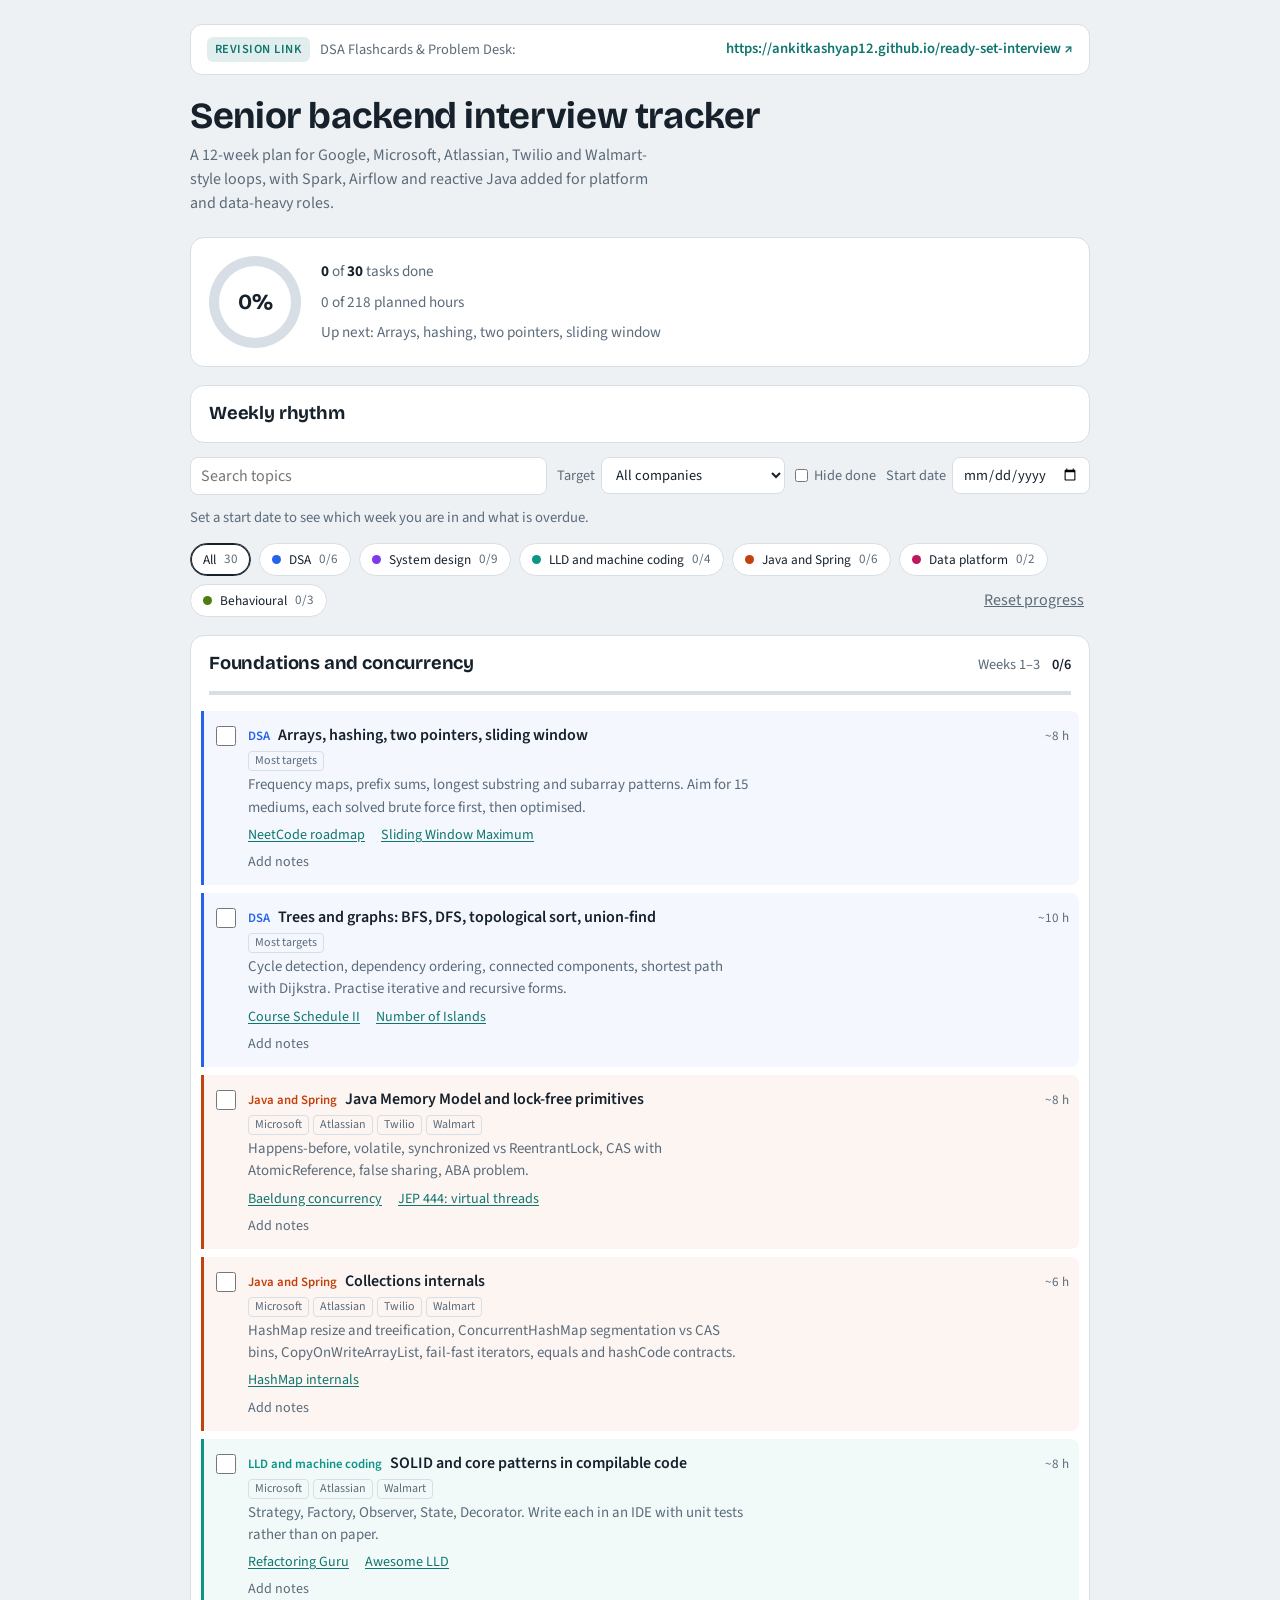
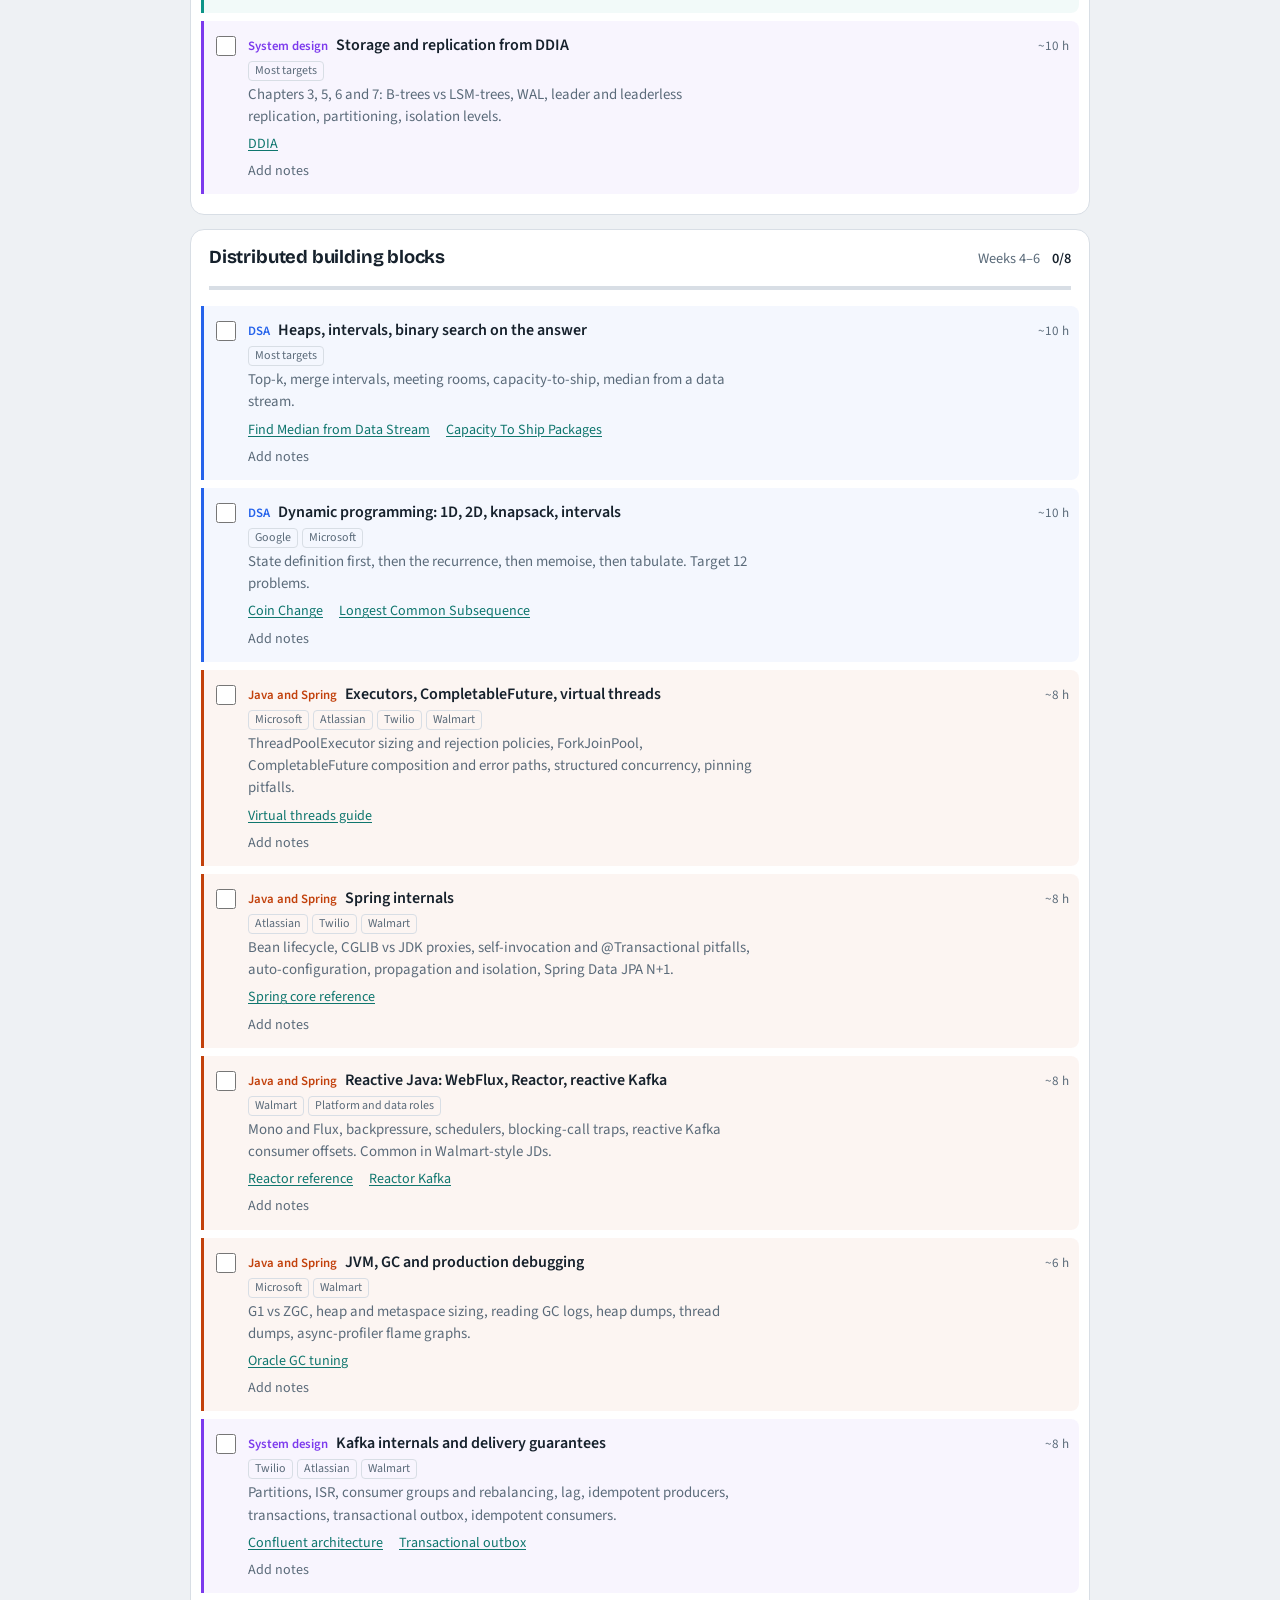
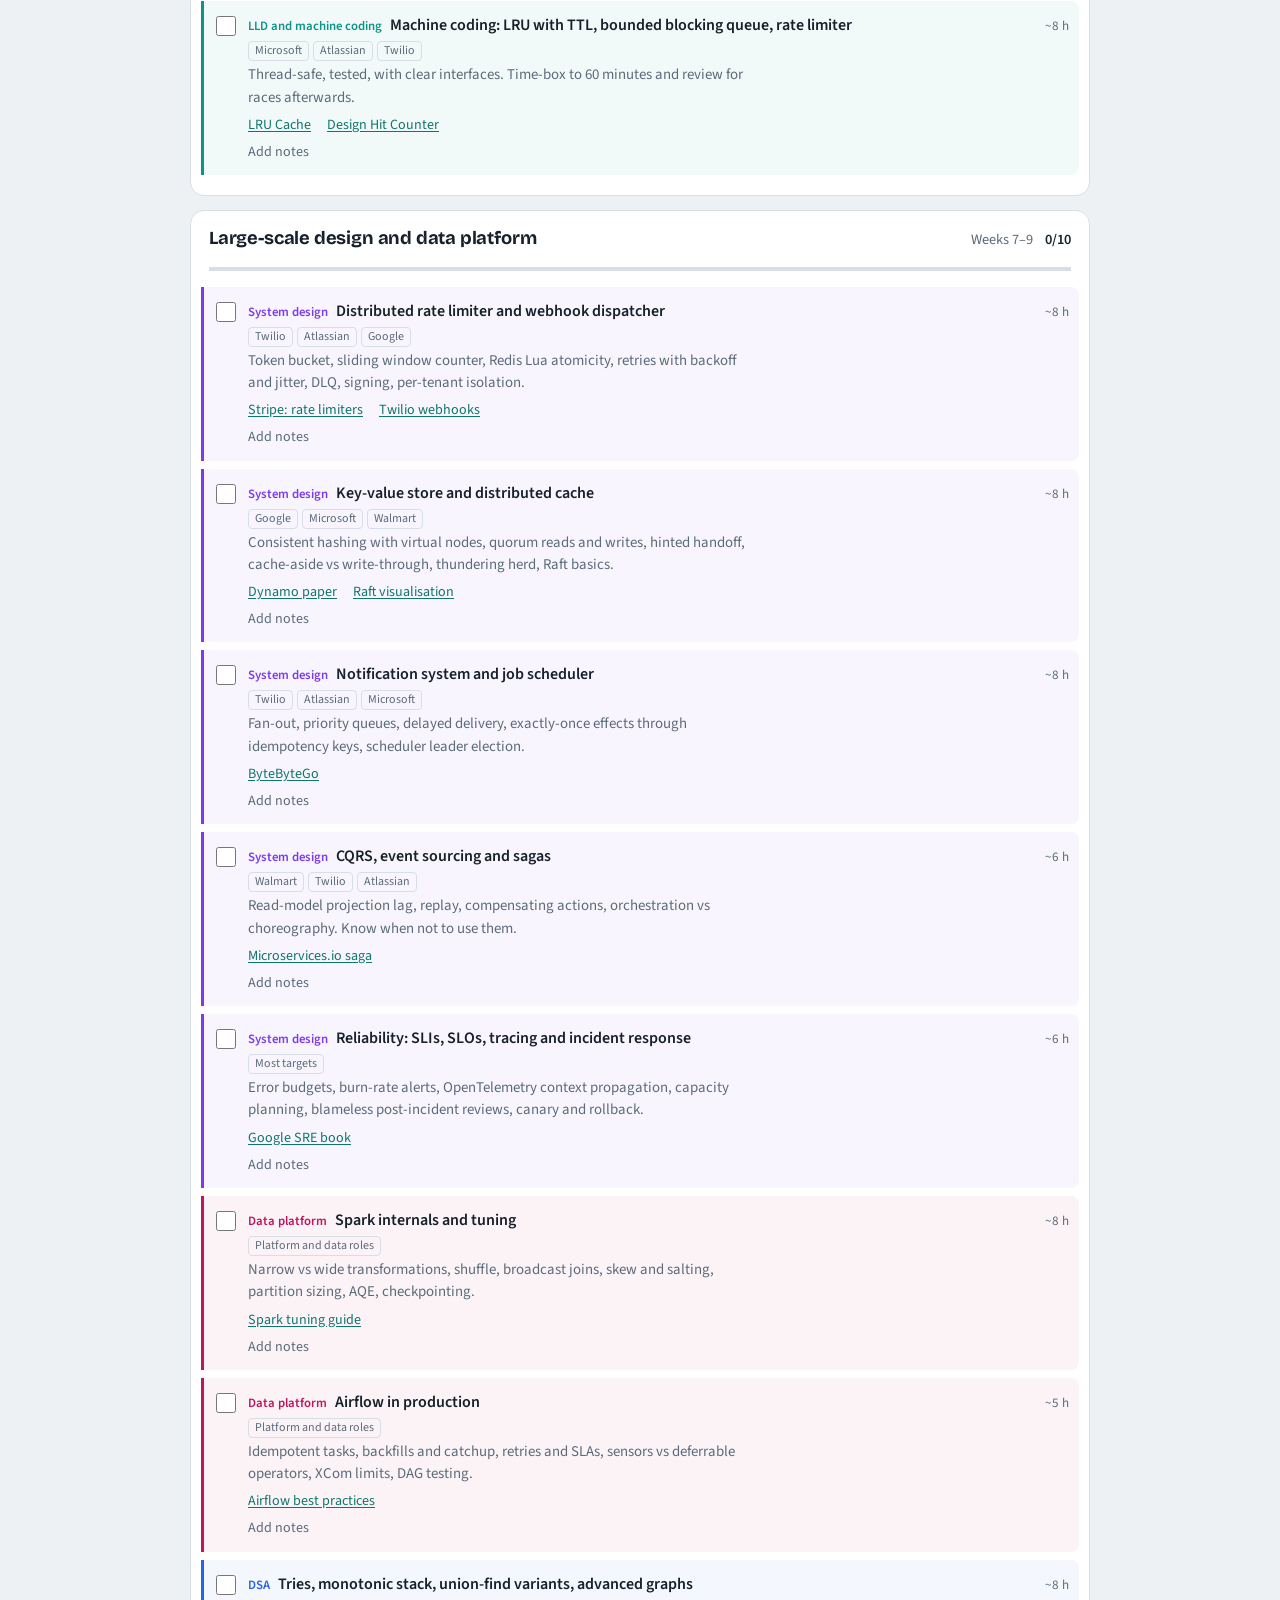
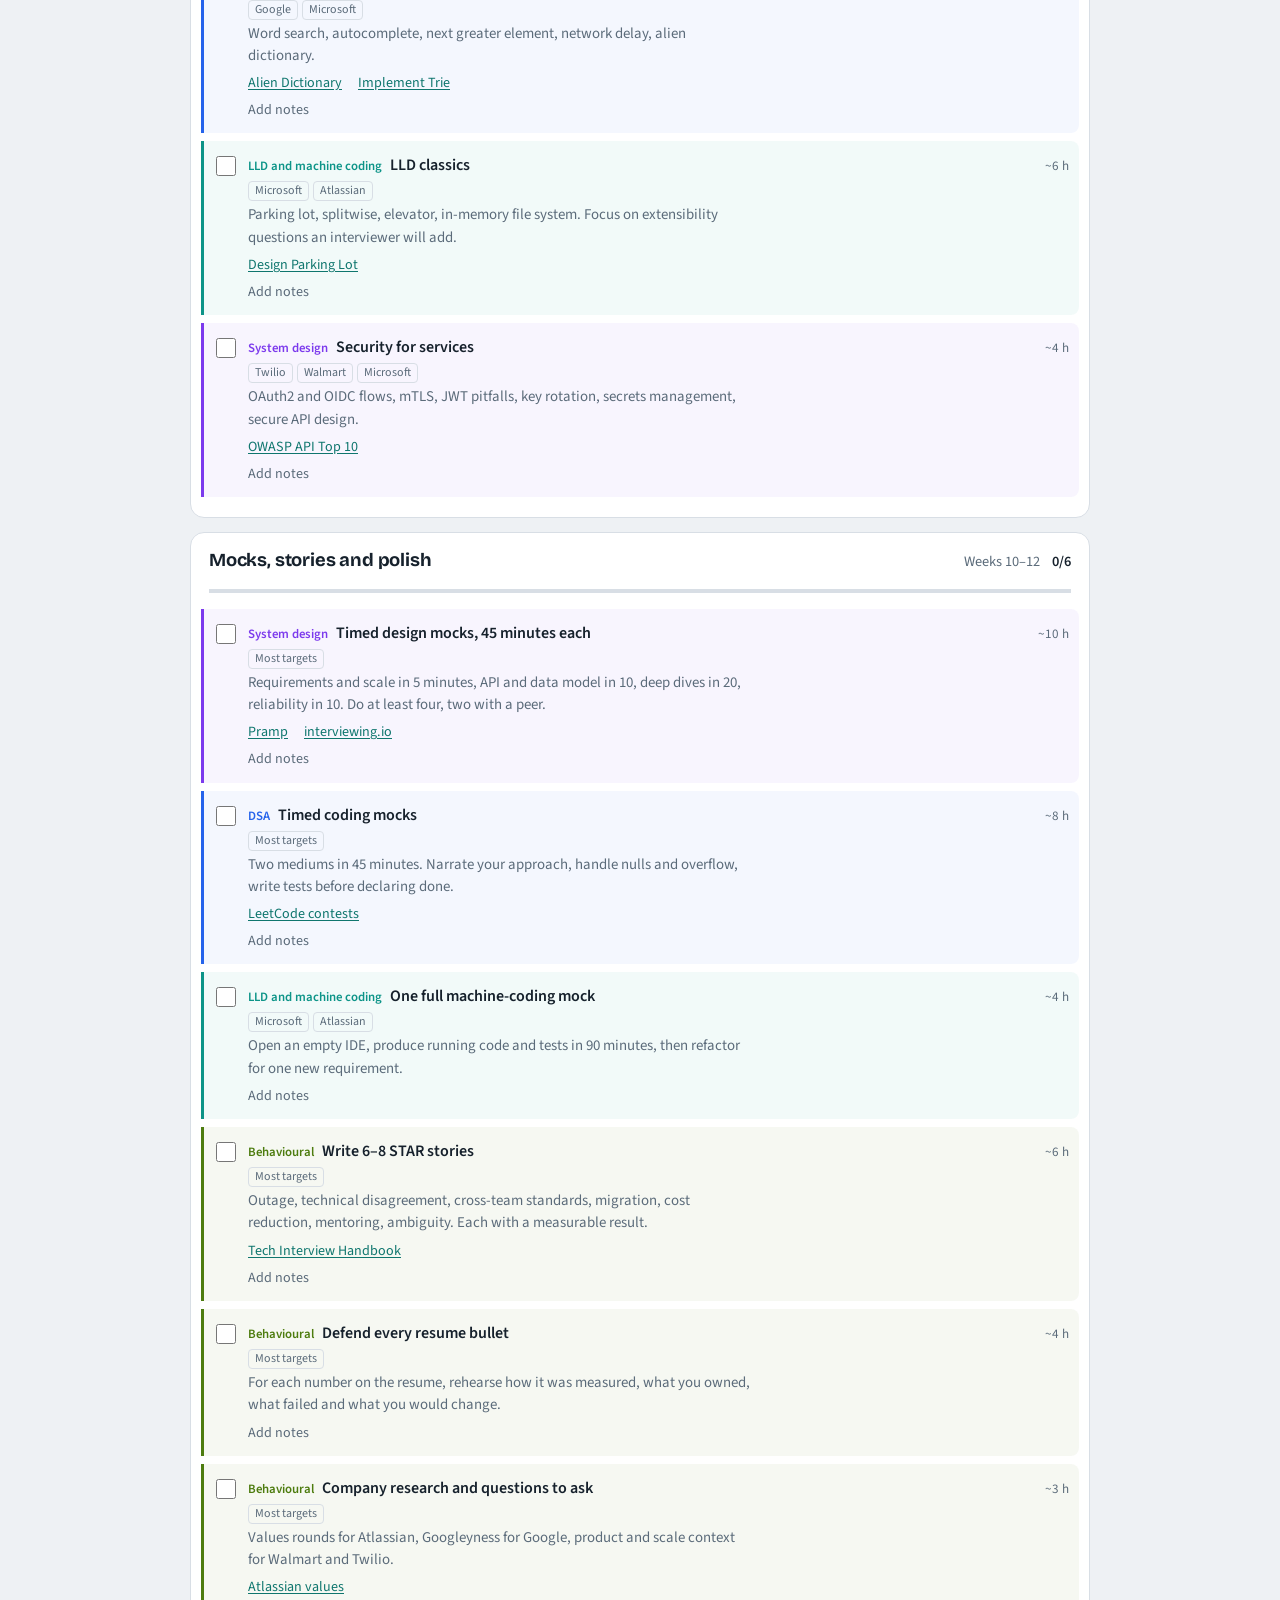
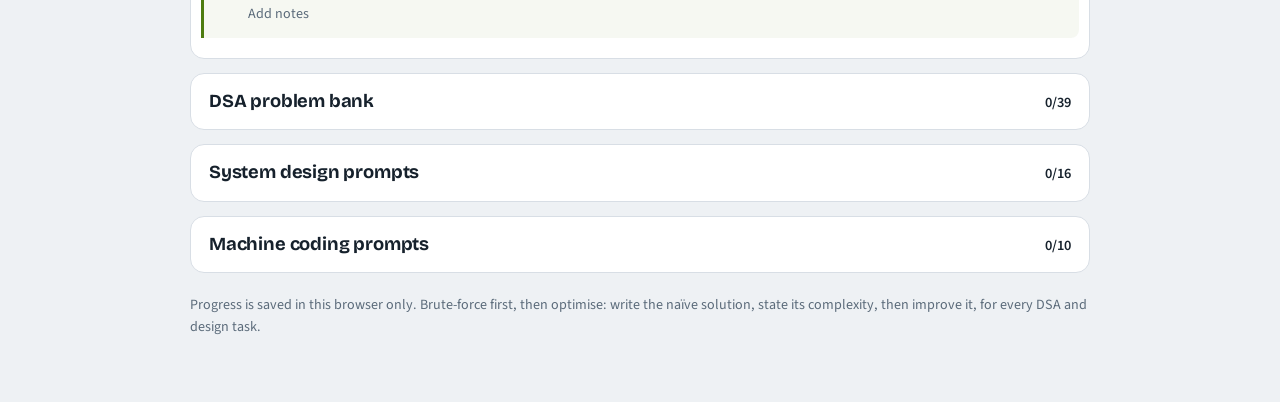
<file: tracker.html>
<!DOCTYPE html>
<html lang="en">
<head>
<meta charset="UTF-8">
<meta name="viewport" content="width=device-width, initial-scale=1, viewport-fit=cover">
<title>Senior Backend Interview Tracker</title>
<link rel="icon" href="data:image/svg+xml,%3Csvg xmlns='http://www.w3.org/2000/svg' viewBox='0 0 100 100'%3E%3Ctext y='.9em' font-size='90'%3E🎯%3C/text%3E%3C/svg%3E">
<link href="https://fonts.googleapis.com/css2?family=Bricolage+Grotesque:wght@600;700&family=Source+Sans+3:wght@400;500;600&display=swap" rel="stylesheet">
<style>
:root{--bg:#eef1f4;--panel:#fff;--ink:#16212c;--mute:#5b6b7a;--line:#d8dee5;--accent:#0f766e;
--dsa:#2563eb;--hld:#7c3aed;--lld:#0d9488;--java:#c2410c;--data:#be185d;--beh:#4d7c0f;
box-sizing:border-box;padding-top:env(safe-area-inset-top,0px);padding-bottom:env(safe-area-inset-bottom,0px)}
@media (prefers-color-scheme:dark){:root:not([data-theme="light"]){--bg:#10171e;--panel:#18222c;--ink:#e8eef4;--mute:#93a3b3;--line:#2a3745;--accent:#2dd4bf;
--dsa:#60a5fa;--hld:#a78bfa;--lld:#2dd4bf;--java:#fb923c;--data:#f472b6;--beh:#a3e635;color-scheme:dark}}
:root[data-theme="dark"]{--bg:#10171e;--panel:#18222c;--ink:#e8eef4;--mute:#93a3b3;--line:#2a3745;--accent:#2dd4bf;
--dsa:#60a5fa;--hld:#a78bfa;--lld:#2dd4bf;--java:#fb923c;--data:#f472b6;--beh:#a3e635;color-scheme:dark}
html{scroll-padding-top:env(safe-area-inset-top,0px)}
*{box-sizing:border-box;margin:0}
body{background:var(--bg);color:var(--ink);font:16px/1.5 "Source Sans 3",system-ui,sans-serif;padding:24px 16px 64px}
.wrap{max-width:900px;margin:0 auto}
h1,h2{font-family:"Bricolage Grotesque",system-ui,sans-serif;letter-spacing:-.01em}
h1{font-size:clamp(1.7rem,4vw,2.3rem);line-height:1.15}
.sub{color:var(--mute);margin-top:6px;max-width:60ch}
.hero{display:grid;grid-template-columns:auto 1fr;gap:20px;align-items:center;margin:22px 0 18px;background:var(--panel);border:1px solid var(--line);border-radius:14px;padding:18px}
.ring{--p:0;width:92px;height:92px;border-radius:50%;background:conic-gradient(var(--accent) calc(var(--p)*1%),var(--line) 0);display:grid;place-items:center}
.ring b{width:72px;height:72px;border-radius:50%;background:var(--panel);display:grid;place-items:center;font:700 1.35rem "Bricolage Grotesque",sans-serif}
.stats{display:grid;gap:8px}
.stats p{color:var(--mute);font-size:.95rem}
.stats p strong{color:var(--ink)}
.chips{display:flex;flex-wrap:wrap;gap:8px;margin-bottom:18px}
.chip{border:1px solid var(--line);background:var(--panel);color:var(--ink);border-radius:999px;padding:6px 12px;font:500 .9rem inherit;font-family:inherit;cursor:pointer;display:inline-flex;gap:8px;align-items:center}
.chip i{width:9px;height:9px;border-radius:50%;background:var(--c,var(--mute))}
.chip small{color:var(--mute);font-size:.82rem}
.chip[aria-pressed="true"]{border-color:var(--ink);box-shadow:inset 0 0 0 1px var(--ink)}
.chip:focus-visible,summary:focus-visible,input:focus-visible,a:focus-visible,.reset:focus-visible{outline:2px solid var(--accent);outline-offset:2px}
.reset{margin-left:auto;border:0;background:none;color:var(--mute);text-decoration:underline;cursor:pointer;font:inherit}
details.phase{background:var(--panel);border:1px solid var(--line);border-radius:14px;margin-bottom:14px}
summary{list-style:none;cursor:pointer;padding:14px 18px;display:flex;gap:12px;align-items:baseline;flex-wrap:wrap}
summary::-webkit-details-marker{display:none}
summary h2{font-size:1.15rem;flex:1 1 260px}
.wk{color:var(--mute);font-size:.9rem}
.cnt{font-weight:600;font-size:.9rem}
.bar{height:4px;background:var(--line);margin:0 18px}
.bar span{display:block;height:100%;background:var(--accent);width:0;transition:width .25s}
.tasks{padding:8px 10px 12px}
.task{display:grid;grid-template-columns:auto 1fr;gap:12px;padding:12px 10px 12px 12px;border-left:3px solid var(--c);margin:8px 0;border-radius:0 8px 8px 0;background:color-mix(in srgb,var(--c) 5%,transparent)}
.task input{width:20px;height:20px;margin-top:3px;accent-color:var(--accent);cursor:pointer}
.task.done .tt{text-decoration:line-through;color:var(--mute)}
.task.done{opacity:.7}
.top{display:flex;gap:8px;align-items:baseline;flex-wrap:wrap}
.tag{font-size:.8rem;font-weight:600;color:var(--c)}
.tt{font-weight:600}
.hrs{margin-left:auto;font-size:.82rem;color:var(--mute)}
.d{color:var(--mute);font-size:.93rem;margin-top:3px;max-width:72ch}
.links{display:flex;flex-wrap:wrap;gap:4px 16px;margin-top:6px}
.links a{font-size:.88rem;color:var(--accent);text-underline-offset:2px}
.empty{padding:28px;text-align:center;color:var(--mute)}
.note{margin-top:22px;color:var(--mute);font-size:.88rem}
.tools{display:flex;flex-wrap:wrap;gap:10px;margin:0 0 12px;align-items:center}.tools input,.tools select{font:inherit;color:var(--ink);background:var(--panel);border:1px solid var(--line);border-radius:8px;padding:6px 10px}.tools label{color:var(--mute);font-size:.9rem;display:flex;gap:6px;align-items:center}#q{flex:1 1 200px}.tools input[type=checkbox]{accent-color:var(--accent)}
.pace{font-size:.92rem;color:var(--mute);margin-bottom:14px}
details.phase.now{border-color:var(--accent);box-shadow:0 0 0 1px var(--accent)}
.co{display:flex;flex-wrap:wrap;gap:4px;margin-top:4px}.co span{font-size:.75rem;color:var(--mute);border:1px solid var(--line);border-radius:4px;padding:0 6px}
.nt{margin-top:6px}.nt summary{display:block;padding:0;font-size:.88rem;color:var(--mute)}.nt textarea{width:100%;min-height:64px;margin-top:6px;font:inherit;font-size:.9rem;color:var(--ink);background:var(--bg);border:1px solid var(--line);border-radius:8px;padding:8px;resize:vertical}
.grp{padding:8px 18px 0;color:var(--mute);font-size:.88rem;font-weight:600}
.nav-banner{display:flex;align-items:center;justify-content:space-between;flex-wrap:wrap;gap:10px;margin-bottom:20px;padding:12px 16px;background:var(--panel);border:1px solid var(--line);border-radius:12px}
.nav-banner a{display:inline-flex;align-items:center;gap:6px;color:var(--accent);text-decoration:none;font-weight:600;font-size:.92rem;word-break:break-all}
.nav-banner a:hover{text-decoration:underline}
.nav-tag{font-size:.78rem;font-weight:600;text-transform:uppercase;letter-spacing:.04em;background:color-mix(in srgb,var(--accent) 12%,transparent);color:var(--accent);padding:3px 8px;border-radius:6px}
.task.row{grid-template-columns:auto 1fr auto;align-items:center;padding:5px 10px;margin:2px 0;background:none;border-left-width:2px}.task.row .tt{font-weight:500}.task.row a{color:var(--ink);text-underline-offset:2px}.dif{font-size:.78rem;color:var(--mute)}
@media (max-width:560px){.hero{grid-template-columns:1fr;justify-items:start}.reset{margin-left:0}}
@media (prefers-reduced-motion:reduce){.bar span{transition:none}}
</style>
</head>
<body>
<div class="wrap">
<div class="nav-banner">
  <div style="display:flex;align-items:center;gap:10px;flex-wrap:wrap">
    <span class="nav-tag">Revision Link</span>
    <span style="color:var(--mute);font-size:.9rem">DSA Flashcards & Problem Desk:</span>
  </div>
  <a href="https://ankitkashyap12.github.io/ready-set-interview" target="_blank" rel="noopener noreferrer">
    https://ankitkashyap12.github.io/ready-set-interview ↗
  </a>
</div>
<h1>Senior backend interview tracker</h1>
<p class="sub">A 12-week plan for Google, Microsoft, Atlassian, Twilio and Walmart-style loops, with Spark, Airflow and reactive Java added for platform and data-heavy roles.</p>
<section class="hero" aria-label="Overall progress">
<div class="ring" id="ring"><b id="pct">0%</b></div>
<div class="stats"><p><strong id="done">0</strong> of <strong id="total">0</strong> tasks done</p><p id="hours">0 of 0 planned hours</p><p id="next"></p></div>
</section>
<details class="phase" style="margin-bottom:14px"><summary><h2>Weekly rhythm</h2></summary><div class="tasks"><p class="d">Weekdays (about 2 hours): 60 minutes of DSA against a timer, then 60 minutes on the week’s concept task. Saturday (4 hours): one timed design or machine-coding mock, then write down what broke. Sunday (3 hours): redo missed problems, update your notes and say one STAR story out loud.</p><p class="d">Company tags mark where a topic is usually emphasised in loops. Treat them as a rough guide, not a rule. The problem bank and design prompts at the bottom of each category are for extra reps.</p></div></details>
<div class="tools"><input id="q" type="search" placeholder="Search topics" aria-label="Search topics"><label>Target <select id="cf"><option value="all">All companies</option><option value="G">Google</option><option value="M">Microsoft</option><option value="A">Atlassian</option><option value="T">Twilio</option><option value="W">Walmart</option><option value="P">Platform and data roles</option></select></label><label><input type="checkbox" id="hd"> Hide done</label><label>Start date <input type="date" id="sd"></label></div>
<p class="pace" id="pace"></p>
<div class="chips" id="chips"></div>
<main id="main"></main>
<p class="note">Progress is saved in this browser only. Brute-force first, then optimise: write the naïve solution, state its complexity, then improve it, for every DSA and design task.</p>
</div>
<script>
var CATS={dsa:["DSA","--dsa"],hld:["System design","--hld"],lld:["LLD and machine coding","--lld"],java:["Java and Spring","--java"],data:["Data platform","--data"],beh:["Behavioural","--beh"]};
var P=[
{n:"Foundations and concurrency",w:"Weeks 1–3",t:[
["dsa1","dsa",8,"Arrays, hashing, two pointers, sliding window","Frequency maps, prefix sums, longest substring and subarray patterns. Aim for 15 mediums, each solved brute force first, then optimised.",[["NeetCode roadmap","https://neetcode.io/roadmap"],["Sliding Window Maximum","https://leetcode.com/problems/sliding-window-maximum/"]]],
["dsa2","dsa",10,"Trees and graphs: BFS, DFS, topological sort, union-find","Cycle detection, dependency ordering, connected components, shortest path with Dijkstra. Practise iterative and recursive forms.",[["Course Schedule II","https://leetcode.com/problems/course-schedule-ii/"],["Number of Islands","https://leetcode.com/problems/number-of-islands/"]]],
["j1","java",8,"Java Memory Model and lock-free primitives","Happens-before, volatile, synchronized vs ReentrantLock, CAS with AtomicReference, false sharing, ABA problem.",[["Baeldung concurrency","https://www.baeldung.com/java-concurrency"],["JEP 444: virtual threads","https://openjdk.org/jeps/444"]]],
["j2","java",6,"Collections internals","HashMap resize and treeification, ConcurrentHashMap segmentation vs CAS bins, CopyOnWriteArrayList, fail-fast iterators, equals and hashCode contracts.",[["HashMap internals","https://www.baeldung.com/java-hashmap-advanced"]]],
["l1","lld",8,"SOLID and core patterns in compilable code","Strategy, Factory, Observer, State, Decorator. Write each in an IDE with unit tests rather than on paper.",[["Refactoring Guru","https://refactoring.guru/design-patterns"],["Awesome LLD","https://github.com/ashishps1/awesome-low-level-design"]]],
["h1","hld",10,"Storage and replication from DDIA","Chapters 3, 5, 6 and 7: B-trees vs LSM-trees, WAL, leader and leaderless replication, partitioning, isolation levels.",[["DDIA","https://dataintensive.net/"]]]]},
{n:"Distributed building blocks",w:"Weeks 4–6",t:[
["dsa3","dsa",10,"Heaps, intervals, binary search on the answer","Top-k, merge intervals, meeting rooms, capacity-to-ship, median from a data stream.",[["Find Median from Data Stream","https://leetcode.com/problems/find-median-from-data-stream/"],["Capacity To Ship Packages","https://leetcode.com/problems/capacity-to-ship-packages-within-d-days/"]]],
["dsa4","dsa",10,"Dynamic programming: 1D, 2D, knapsack, intervals","State definition first, then the recurrence, then memoise, then tabulate. Target 12 problems.",[["Coin Change","https://leetcode.com/problems/coin-change/"],["Longest Common Subsequence","https://leetcode.com/problems/longest-common-subsequence/"]]],
["j3","java",8,"Executors, CompletableFuture, virtual threads","ThreadPoolExecutor sizing and rejection policies, ForkJoinPool, CompletableFuture composition and error paths, structured concurrency, pinning pitfalls.",[["Virtual threads guide","https://docs.oracle.com/en/java/javase/21/core/virtual-threads.html"]]],
["j4","java",8,"Spring internals","Bean lifecycle, CGLIB vs JDK proxies, self-invocation and @Transactional pitfalls, auto-configuration, propagation and isolation, Spring Data JPA N+1.",[["Spring core reference","https://docs.spring.io/spring-framework/reference/core.html"]]],
["j5","java",8,"Reactive Java: WebFlux, Reactor, reactive Kafka","Mono and Flux, backpressure, schedulers, blocking-call traps, reactive Kafka consumer offsets. Common in Walmart-style JDs.",[["Reactor reference","https://projectreactor.io/docs/core/release/reference/"],["Reactor Kafka","https://projectreactor.io/docs/kafka/release/reference/"]]],
["j6","java",6,"JVM, GC and production debugging","G1 vs ZGC, heap and metaspace sizing, reading GC logs, heap dumps, thread dumps, async-profiler flame graphs.",[["Oracle GC tuning","https://docs.oracle.com/en/java/javase/21/gctuning/"]]],
["h2","hld",8,"Kafka internals and delivery guarantees","Partitions, ISR, consumer groups and rebalancing, lag, idempotent producers, transactions, transactional outbox, idempotent consumers.",[["Confluent architecture","https://developer.confluent.io/learn/kafka-architecture/"],["Transactional outbox","https://microservices.io/patterns/data/transactional-outbox.html"]]],
["l2","lld",8,"Machine coding: LRU with TTL, bounded blocking queue, rate limiter","Thread-safe, tested, with clear interfaces. Time-box to 60 minutes and review for races afterwards.",[["LRU Cache","https://leetcode.com/problems/lru-cache/"],["Design Hit Counter","https://leetcode.com/problems/design-hit-counter/"]]]]},
{n:"Large-scale design and data platform",w:"Weeks 7–9",t:[
["h3","hld",8,"Distributed rate limiter and webhook dispatcher","Token bucket, sliding window counter, Redis Lua atomicity, retries with backoff and jitter, DLQ, signing, per-tenant isolation.",[["Stripe: rate limiters","https://stripe.com/blog/rate-limiters"],["Twilio webhooks","https://www.twilio.com/docs/usage/webhooks"]]],
["h4","hld",8,"Key-value store and distributed cache","Consistent hashing with virtual nodes, quorum reads and writes, hinted handoff, cache-aside vs write-through, thundering herd, Raft basics.",[["Dynamo paper","https://www.allthingsdistributed.com/2007/10/amazons_dynamo.html"],["Raft visualisation","https://raft.github.io/"]]],
["h5","hld",8,"Notification system and job scheduler","Fan-out, priority queues, delayed delivery, exactly-once effects through idempotency keys, scheduler leader election.",[["ByteByteGo","https://bytebytego.com/"]]],
["h6","hld",6,"CQRS, event sourcing and sagas","Read-model projection lag, replay, compensating actions, orchestration vs choreography. Know when not to use them.",[["Microservices.io saga","https://microservices.io/patterns/data/saga.html"]]],
["h7","hld",6,"Reliability: SLIs, SLOs, tracing and incident response","Error budgets, burn-rate alerts, OpenTelemetry context propagation, capacity planning, blameless post-incident reviews, canary and rollback.",[["Google SRE book","https://sre.google/sre-book/table-of-contents/"]]],
["d1","data",8,"Spark internals and tuning","Narrow vs wide transformations, shuffle, broadcast joins, skew and salting, partition sizing, AQE, checkpointing.",[["Spark tuning guide","https://spark.apache.org/docs/latest/tuning.html"]]],
["d2","data",5,"Airflow in production","Idempotent tasks, backfills and catchup, retries and SLAs, sensors vs deferrable operators, XCom limits, DAG testing.",[["Airflow best practices","https://airflow.apache.org/docs/apache-airflow/stable/best-practices.html"]]],
["dsa5","dsa",8,"Tries, monotonic stack, union-find variants, advanced graphs","Word search, autocomplete, next greater element, network delay, alien dictionary.",[["Alien Dictionary","https://leetcode.com/problems/alien-dictionary/"],["Implement Trie","https://leetcode.com/problems/implement-trie-prefix-tree/"]]],
["l3","lld",6,"LLD classics","Parking lot, splitwise, elevator, in-memory file system. Focus on extensibility questions an interviewer will add.",[["Design Parking Lot","https://leetcode.com/problems/design-parking-system/"]]],
["h8","hld",4,"Security for services","OAuth2 and OIDC flows, mTLS, JWT pitfalls, key rotation, secrets management, secure API design.",[["OWASP API Top 10","https://owasp.org/API-Security/"]]]]},
{n:"Mocks, stories and polish",w:"Weeks 10–12",t:[
["m1","hld",10,"Timed design mocks, 45 minutes each","Requirements and scale in 5 minutes, API and data model in 10, deep dives in 20, reliability in 10. Do at least four, two with a peer.",[["Pramp","https://www.pramp.com/"],["interviewing.io","https://interviewing.io/"]]],
["m2","dsa",8,"Timed coding mocks","Two mediums in 45 minutes. Narrate your approach, handle nulls and overflow, write tests before declaring done.",[["LeetCode contests","https://leetcode.com/contest/"]]],
["m3","lld",4,"One full machine-coding mock","Open an empty IDE, produce running code and tests in 90 minutes, then refactor for one new requirement.",[]],
["b1","beh",6,"Write 6–8 STAR stories","Outage, technical disagreement, cross-team standards, migration, cost reduction, mentoring, ambiguity. Each with a measurable result.",[["Tech Interview Handbook","https://www.techinterviewhandbook.org/behavioral-interview/"]]],
["b2","beh",4,"Defend every resume bullet","For each number on the resume, rehearse how it was measured, what you owned, what failed and what you would change.",[]],
["b3","beh",3,"Company research and questions to ask","Values rounds for Atlassian, Googleyness for Google, product and scale context for Walmart and Twilio.",[["Atlassian values","https://www.atlassian.com/company/values"]]]]}
];
var KEY="sde3_tracker_v2",S={},F="all";
try{S=JSON.parse(localStorage.getItem(KEY)||"{}")}catch(e){S={}}
function save(){try{localStorage.setItem(KEY,JSON.stringify(S))}catch(e){}}
var all=[];P.forEach(function(p){p.t.forEach(function(t){all.push({id:t[0],c:t[1],h:t[2]})})});
function esc(s){return s.replace(/&/g,"&amp;").replace(/</g,"&lt;")}
function chips(){var h='<button class="chip" data-f="all" aria-pressed="'+(F=="all")+'">All <small>'+all.length+'</small></button>';
for(var k in CATS){var n=all.filter(function(t){return t.c==k}),d=n.filter(function(t){return S[t.id]}).length;
h+='<button class="chip" style="--c:var('+CATS[k][1]+')" data-f="'+k+'" aria-pressed="'+(F==k)+'"><i></i>'+CATS[k][0]+' <small>'+d+'/'+n.length+'</small></button>'}
h+='<button class="reset" id="reset">Reset progress</button>';document.getElementById("chips").innerHTML=h}
function render(){var m=document.getElementById("main"),h="";
P.forEach(function(p,pi){var ts=p.t.filter(vis);if(!ts.length)return;
h+='<details class="phase'+(cur(pi)?" now":"")+'" open><summary><h2>'+p.n+'</h2><span class="wk">'+p.w+'</span><span class="cnt" id="pc'+pi+'"></span></summary><div class="bar"><span id="pb'+pi+'"></span></div><div class="tasks">';
ts.forEach(function(t){var c=CATS[t[1]];h+='<div class="task'+(S[t[0]]?" done":"")+'" style="--c:var('+c[1]+')" data-id="'+t[0]+'"><input type="checkbox" aria-label="Mark done" '+(S[t[0]]?"checked":"")+'><div><div class="top"><span class="tag">'+c[0]+'</span><span class="tt">'+esc(t[3])+'</span><span class="hrs">~'+t[2]+' h</span></div>'+co(t[0])+'<p class="d">'+esc(t[4])+'</p>'+(t[5].length?'<div class="links">'+t[5].map(function(l){return'<a href="'+l[1]+'" target="_blank" rel="noopener noreferrer">'+esc(l[0])+'</a>'}).join("")+'</div>':"")+nt(t[0])+'</div></div>'});
h+='</div></details>'});
h+=bank();m.innerHTML=h||'<p class="empty">Nothing matches these filters.</p>';stats()}
function stats(){var d=all.filter(function(t){return S[t.id]}),hh=0,th=0;all.forEach(function(t){th+=t.h;if(S[t.id])hh+=t.h});
var pc=Math.round(d.length/all.length*100);
document.getElementById("pct").textContent=pc+"%";document.getElementById("ring").style.setProperty("--p",pc);
document.getElementById("done").textContent=d.length;document.getElementById("total").textContent=all.length;
document.getElementById("hours").textContent=hh+" of "+th+" planned hours";
var nx=null;P.some(function(p){return p.t.some(function(t){if(!S[t[0]]){nx=t;return true}})});
document.getElementById("next").textContent=nx?"Up next: "+nx[3]:"Everything is checked off. Keep doing mocks.";
P.forEach(function(p,i){var a=document.getElementById("pc"+i);if(!a)return;var x=p.t.filter(function(t){return S[t[0]]}).length;
a.textContent=x+"/"+p.t.length;document.getElementById("pb"+i).style.width=x/p.t.length*100+"%"});bstats();chips()}
document.addEventListener("change",function(e){var t=e.target.closest(".task");if(!t||e.target.type!="checkbox")return;
if(e.target.checked){S[t.dataset.id]=1;t.classList.add("done")}else{delete S[t.dataset.id];t.classList.remove("done")}save();stats()});
document.addEventListener("click",function(e){var c=e.target.closest(".chip");if(c){F=c.dataset.f;render();return}
if(e.target.id=="reset"&&confirm("Reset all progress?")){S={};save();render()}});
var CO={dsa1:"GMATW",dsa2:"GMATW",dsa3:"GMATW",dsa4:"GM",dsa5:"GM",j1:"MATW",j2:"MATW",j3:"MATW",j4:"ATW",j5:"WP",j6:"MW",l1:"MAW",l2:"MAT",l3:"MA",m3:"MA",h1:"GMATW",h2:"TAW",h3:"TAG",h4:"GMW",h5:"TAM",h6:"WTA",h7:"GMATWP",h8:"TWM",m1:"GMATW",m2:"GMATW",d1:"P",d2:"P",b1:"GMATWP",b2:"GMATWP",b3:"GMATWP"};
var CN={G:"Google",M:"Microsoft",A:"Atlassian",T:"Twilio",W:"Walmart",P:"Platform and data roles"};
var NK=KEY+"_n",SK=KEY+"_s",N={},SD="",Q="",HD=false,CF="all";
try{N=JSON.parse(localStorage.getItem(NK)||"{}");SD=localStorage.getItem(SK)||""}catch(e){}
function co(id){var c=CO[id]||"";if(!c)return"";if(c.length>4)return'<div class="co"><span>Most targets</span></div>';return'<div class="co">'+c.split("").map(function(k){return'<span>'+CN[k]+'</span>'}).join("")+'</div>'}
function nt(id){var v=N[id]||"";return'<details class="nt"'+(v?" open":"")+'><summary>'+(v?"Notes":"Add notes")+'</summary><textarea data-n="'+id+'" placeholder="Weak spots, links, what to redo">'+esc(v)+'</textarea></details>'}
function vis(t){return(F=="all"||t[1]==F)&&(CF=="all"||(CO[t[0]]||"").indexOf(CF)>-1)&&(!HD||!S[t[0]])&&(!Q||(t[3]+" "+t[4]).toLowerCase().indexOf(Q)>-1)}
function wk(){return SD?Math.floor((Date.now()-new Date(SD+"T00:00:00"))/6048e5)+1:0}
function rng(p){var m=p.w.match(/(\d+)\D+(\d+)/);return[+m[1],+m[2]]}
function cur(i){var w=wk(),r=rng(P[i]);return SD&&w>=r[0]&&w<=r[1]}
function pace(){var w=wk(),el=document.getElementById("pace");if(!SD){el.textContent="Set a start date to see which week you are in and what is overdue.";return}
if(w<1){el.textContent="Your plan has not started yet.";return}
var o=0;P.forEach(function(p){if(rng(p)[1]<w)p.t.forEach(function(t){if(!S[t[0]])o++})});
el.innerHTML="<strong>Week "+w+"</strong>"+(w>12?" (past the 12-week plan)":" of 12")+". "+(o?o+" task"+(o>1?"s":"")+" from earlier phases still open.":"Nothing overdue from earlier phases.")}
var DS=[["Sliding window and two pointers",[["Longest Substring Without Repeating Characters","m","longest-substring-without-repeating-characters"],["Minimum Window Substring","h","minimum-window-substring"],["3Sum","m","3sum"],["Trapping Rain Water","h","trapping-rain-water"]]],
["Hashing and prefix sums",[["Subarray Sum Equals K","m","subarray-sum-equals-k"],["Group Anagrams","m","group-anagrams"],["Longest Consecutive Sequence","m","longest-consecutive-sequence"],["Top K Frequent Elements","m","top-k-frequent-elements"]]],
["Binary search",[["Koko Eating Bananas","m","koko-eating-bananas"],["Search in Rotated Sorted Array","m","search-in-rotated-sorted-array"],["Split Array Largest Sum","h","split-array-largest-sum"],["Median of Two Sorted Arrays","h","median-of-two-sorted-arrays"]]],
["Heaps, intervals and stacks",[["Merge Intervals","m","merge-intervals"],["Insert Interval","m","insert-interval"],["Task Scheduler","m","task-scheduler"],["Merge k Sorted Lists","h","merge-k-sorted-lists"],["Daily Temperatures","m","daily-temperatures"],["Largest Rectangle in Histogram","h","largest-rectangle-in-histogram"]]],
["Trees",[["Validate Binary Search Tree","m","validate-binary-search-tree"],["Lowest Common Ancestor of a Binary Tree","m","lowest-common-ancestor-of-a-binary-tree"],["Binary Tree Maximum Path Sum","h","binary-tree-maximum-path-sum"],["Serialize and Deserialize Binary Tree","h","serialize-and-deserialize-binary-tree"]]],
["Graphs",[["Clone Graph","m","clone-graph"],["Pacific Atlantic Water Flow","m","pacific-atlantic-water-flow"],["Network Delay Time","m","network-delay-time"],["Cheapest Flights Within K Stops","m","cheapest-flights-within-k-stops"],["Redundant Connection","m","redundant-connection"],["Word Ladder","h","word-ladder"]]],
["Dynamic programming",[["House Robber II","m","house-robber-ii"],["Word Break","m","word-break"],["Longest Increasing Subsequence","m","longest-increasing-subsequence"],["Partition Equal Subset Sum","m","partition-equal-subset-sum"],["Edit Distance","m","edit-distance"],["Burst Balloons","h","burst-balloons"]]],
["Design-style data structures",[["LFU Cache","h","lfu-cache"],["Time Based Key-Value Store","m","time-based-key-value-store"],["Insert Delete GetRandom O(1)","m","insert-delete-getrandom-o1"],["Design Twitter","m","design-twitter"],["Min Stack","m","min-stack"]]]];
var DP=["URL shortener with custom aliases and analytics","Distributed rate limiter across regions","Webhook delivery service with retries and a dead-letter queue","Notification service with priorities and user preferences","Payments ledger with idempotent transfers and reconciliation","Distributed key-value store","Distributed cache with invalidation","Job scheduler with delayed and recurring jobs","News feed and timeline","Chat system with presence and delivery receipts","Metrics collection and alerting pipeline","Search autocomplete","Inventory reservation for quick commerce","Large file upload and resumable download","Leaderboard with real-time updates","Kafka-like log with consumer groups"];
var LP=["Parking lot","LRU cache with TTL and eviction callbacks","Rate limiter library with pluggable algorithms","Elevator controller","Splitwise expense sharing","In-memory pub/sub broker","Task scheduler with a bounded worker pool","Inventory reservation with CAS and rollback","Logging framework with appenders and levels","Vending machine with the state pattern"];
var BK=[{k:"dsa",t:"DSA problem bank",g:DS.map(function(g){return{n:g[0],i:g[1].map(function(p){return{id:"p:"+p[2],t:p[0],d:p[1],u:"https://leetcode.com/problems/"+p[2]+"/"}})}})},
{k:"hld",t:"System design prompts",g:[{n:"Practise each aloud in 45 minutes",i:DP.map(function(t,i){return{id:"d:"+i,t:t}})}]},
{k:"lld",t:"Machine coding prompts",g:[{n:"Compilable code plus tests in 60 to 90 minutes",i:LP.map(function(t,i){return{id:"l:"+i,t:t}})}]}];
function bank(){var h="";BK.forEach(function(b,bi){if(F!="all"&&F!=b.k)return;var gs="",n=0,c=CATS[b.k];
b.g.forEach(function(g){var it=g.i.filter(function(x){return(!HD||!S[x.id])&&(!Q||x.t.toLowerCase().indexOf(Q)>-1)});if(!it.length)return;n+=it.length;
gs+='<p class="grp">'+g.n+'</p>'+it.map(function(x){return'<div class="task row'+(S[x.id]?" done":"")+'" style="--c:var('+c[1]+')" data-id="'+x.id+'"><input type="checkbox" aria-label="Mark done" '+(S[x.id]?"checked":"")+'>'+(x.u?'<a class="tt" href="'+x.u+'" target="_blank" rel="noopener noreferrer">'+esc(x.t)+'</a>':'<span class="tt">'+esc(x.t)+'</span>')+(x.d?'<span class="dif">'+({e:"Easy",m:"Medium",h:"Hard"})[x.d]+'</span>':"")+'</div>'}).join("")});
if(n)h+='<details class="phase"><summary><h2>'+b.t+'</h2><span class="cnt" id="bc'+bi+'"></span></summary><div class="tasks">'+gs+'</div></details>'});return h}
function bstats(){BK.forEach(function(b,bi){var a=document.getElementById("bc"+bi);if(!a)return;var t=0,d=0;b.g.forEach(function(g){g.i.forEach(function(x){t++;if(S[x.id])d++})});a.textContent=d+"/"+t});pace()}
document.getElementById("q").addEventListener("input",function(e){Q=e.target.value.toLowerCase();render()});
document.getElementById("cf").addEventListener("change",function(e){CF=e.target.value;render()});
document.getElementById("hd").addEventListener("change",function(e){HD=e.target.checked;render()});
document.getElementById("sd").value=SD;
document.getElementById("sd").addEventListener("change",function(e){SD=e.target.value;try{localStorage.setItem(SK,SD)}catch(x){}render()});
document.addEventListener("input",function(e){var id=e.target.dataset&&e.target.dataset.n;if(!id)return;N[id]=e.target.value;if(!N[id])delete N[id];try{localStorage.setItem(NK,JSON.stringify(N))}catch(x){}});
render();
</script>
</body>
</html>
</file>
<file: revision/styles.css>
:root {
  color-scheme: light;
  --paper: #f6f5ef;
  --card: #fffefa;
  --card-translucent: rgb(255 254 250 / 82%);
  --ink: #1f221e;
  --muted: #74776e;
  --line: #e4e2d8;
  --line-strong: #d5d3c6;
  --green: #255f4a;
  --green-hover: #1b4938;
  --green-soft: #eaf2ec;
  --lime: #d4ec74;
  --coral: #e56d56;
  --amber: #b58000;
  --amber-soft: #fef8e7;
  --flame: #ea580c;
  --flame-soft: #fff3eb;
  --flame-border: #fed7aa;
  --blue-soft: #ebf3fa;
  --blue: #2368a2;
  --shadow: 0 20px 60px rgb(36 41 31 / 7%);
  --input-bg: #ffffff;
  --input-border: #e4e2d8;
  --hover-bg: #f0f1ea;
  --kbd-bg: #fbfaf6;
  --surface-subtle: #fdfdfb;
  --card-topline-bg: #fdfdfb;
  --hints-bg: #fbfbfa;
  --hints-border: #dedccf;
  --hint-item-bg: #fcf9ee;
  --hint-item-border: #f3eac8;
  --hint-item-text: #4f4720;
  --answer-section-bg: #fffefa;
  --answer-section-border: #eceae0;
  --modal-bg: #fffefa;
  --modal-header-bg: #fdfdfb;
  --doc-text: #2a2e28;
  font-family: -apple-system, BlinkMacSystemFont, "Segoe UI", Roboto, "Helvetica Neue", Arial, sans-serif;
}

[data-theme="dark"] {
  color-scheme: dark;
  --paper: #090d16;
  --card: #0f172a;
  --card-translucent: rgb(15 23 42 / 85%);
  --ink: #f8fafc;
  --muted: #94a3b8;
  --line: #1e293b;
  --line-strong: #334155;
  --green: #10b981;
  --green-hover: #059669;
  --green-soft: #064e3b4d;
  --lime: #a3e635;
  --coral: #f87171;
  --amber: #fbbf24;
  --amber-soft: #78350f44;
  --flame: #fb923c;
  --flame-soft: #7c2d1244;
  --flame-border: #9a341288;
  --blue-soft: #1e3a5f44;
  --blue: #38bdf8;
  --shadow: 0 20px 60px rgb(0 0 0 / 55%);
  --input-bg: #1e293b;
  --input-border: #334155;
  --hover-bg: #1e293b;
  --kbd-bg: #1e293b;
  --surface-subtle: #131d31;
  --card-topline-bg: #131d31;
  --hints-bg: #131d31;
  --hints-border: #24334c;
  --hint-item-bg: #18233a;
  --hint-item-border: #2d3e5e;
  --hint-item-text: #fef08a;
  --answer-section-bg: #131d31;
  --answer-section-border: #1e293b;
  --modal-bg: #0f172a;
  --modal-header-bg: #131d31;
  --doc-text: #e2e8f0;
}

@media (prefers-color-scheme: dark) {
  :root:not([data-theme="light"]) {
    color-scheme: dark;
    --paper: #090d16;
    --card: #0f172a;
    --card-translucent: rgb(15 23 42 / 85%);
    --ink: #f8fafc;
    --muted: #94a3b8;
    --line: #1e293b;
    --line-strong: #334155;
    --green: #10b981;
    --green-hover: #059669;
    --green-soft: #064e3b4d;
    --lime: #a3e635;
    --coral: #f87171;
    --amber: #fbbf24;
    --amber-soft: #78350f44;
    --flame: #fb923c;
    --flame-soft: #7c2d1244;
    --flame-border: #9a341288;
    --blue-soft: #1e3a5f44;
    --blue: #38bdf8;
    --shadow: 0 20px 60px rgb(0 0 0 / 55%);
    --input-bg: #1e293b;
    --input-border: #334155;
    --hover-bg: #1e293b;
    --kbd-bg: #1e293b;
    --surface-subtle: #131d31;
    --card-topline-bg: #131d31;
    --hints-bg: #131d31;
    --hints-border: #24334c;
    --hint-item-bg: #18233a;
    --hint-item-border: #2d3e5e;
    --hint-item-text: #fef08a;
    --answer-section-bg: #131d31;
    --answer-section-border: #1e293b;
    --modal-bg: #0f172a;
    --modal-header-bg: #131d31;
    --doc-text: #e2e8f0;
  }
}

* { box-sizing: border-box; }

body {
  min-width: 320px;
  margin: 0;
  background:
    radial-gradient(ellipse at 85% 0%, rgb(215 236 116 / 18%), transparent 34rem),
    radial-gradient(ellipse at 15% 100%, rgb(37 95 74 / 6%), transparent 28rem),
    var(--paper);
  color: var(--ink);
  line-height: 1.5;
  transition: background-color .2s ease, color .2s ease;
}

[data-theme="dark"] body,
:root:not([data-theme="light"]) body {
  background:
    radial-gradient(ellipse at 85% 0%, rgb(56 189 248 / 8%), transparent 34rem),
    radial-gradient(ellipse at 15% 100%, rgb(16 185 129 / 7%), transparent 28rem),
    var(--paper);
}

button, input, select { font: inherit; }
button, a, select { -webkit-tap-highlight-color: transparent; }
button:focus-visible, a:focus-visible, input:focus-visible, select:focus-visible {
  outline: 3px solid rgb(37 95 74 / 35%);
  outline-offset: 3px;
}

.app-shell { width: min(1380px, 100% - 64px); margin: 0 auto; }

/* Topbar */
.topbar {
  height: 80px;
  display: flex;
  align-items: center;
  justify-content: space-between;
  border-bottom: 1px solid var(--line);
}
.brand {
  display: inline-flex;
  align-items: center;
  gap: 10px;
  color: var(--ink);
  text-decoration: none;
  font: 800 21px -apple-system, BlinkMacSystemFont, "Segoe UI", sans-serif;
  letter-spacing: -.07em;
}
.brand-mark {
  width: 32px;
  height: 32px;
  display: grid;
  place-items: center;
  border-radius: 9px;
  background: var(--green);
  color: white;
  font: 800 17px -apple-system, BlinkMacSystemFont, sans-serif;
}
.brand-period { color: var(--coral); }
.topbar-meta { display: flex; align-items: center; gap: 16px; color: var(--muted); font-size: 12px; }
.theme-toggle-btn {
  display: inline-flex;
  align-items: center;
  gap: 6px;
  color: var(--ink);
  font-weight: 600;
  font-size: 11px;
  cursor: pointer;
  background: var(--input-bg);
  border: 1px solid var(--line);
  padding: 5px 10px;
  border-radius: 8px;
  transition: all .12s ease;
}
.theme-toggle-btn:hover {
  border-color: var(--green);
  color: var(--green);
}
.theme-icon { font-size: 13px; line-height: 1; }
.local-badge { display: inline-flex; align-items: center; gap: 8px; }
.local-badge > span {
  width: 7px;
  height: 7px;
  border-radius: 50%;
  background: #5ea876;
  box-shadow: 0 0 0 3px rgb(94 168 118 / 18%);
}
.repo-link {
  color: var(--ink);
  text-decoration: none;
  font-weight: 600;
  display: inline-flex;
  align-items: center;
  gap: 6px;
  cursor: pointer;
  background: none;
  border: 0;
  padding: 0;
}
.repo-link:hover, .text-link-btn:hover { text-decoration: underline; color: var(--green); }

/* Main intro section */
main { padding: 40px 0 32px; }
.intro {
  display: flex;
  justify-content: space-between;
  align-items: flex-end;
  gap: 32px;
  margin: 0 0 34px;
}
.eyebrow {
  margin: 0 0 8px;
  color: var(--muted);
  font: 600 10px "SFMono-Regular", Consolas, Menlo, monospace;
  letter-spacing: .12em;
  text-transform: uppercase;
}
h1, h2, h3, p { margin-top: 0; }
h1 {
  margin-bottom: 10px;
  font: 800 clamp(36px, 4.5vw, 54px)/1.05 -apple-system, BlinkMacSystemFont, sans-serif;
  letter-spacing: -.055em;
}
h1 span { color: var(--green); }
.intro-copy { margin-bottom: 0; color: var(--muted); font-size: 14px; max-width: 540px; }

/* Progress Summary & Mastery Bar */
.session-summary-box { display: flex; flex-direction: column; gap: 10px; min-width: 320px; }
.session-summary {
  display: flex;
  align-items: center;
  gap: 20px;
  padding: 14px 20px;
  border: 1px solid var(--line);
  border-radius: 14px;
  background: var(--card-translucent);
  backdrop-filter: blur(8px);
}
.summary-item { display: grid; gap: 2px; }
.summary-value { font: 800 22px "SFMono-Regular", Consolas, monospace; letter-spacing: -.04em; color: var(--ink); }
.summary-label { color: var(--muted); font-size: 10px; text-transform: uppercase; letter-spacing: .05em; }
.summary-divider { width: 1px; height: 32px; background: var(--line); }

.mastery-bar-container { display: flex; flex-direction: column; gap: 6px; }
.mastery-bar {
  height: 7px;
  width: 100%;
  background: var(--line);
  border-radius: 99px;
  overflow: hidden;
  display: flex;
}
.mastery-fill { height: 100%; transition: width .3s ease; }
.mastered-fill { background: var(--green); }
.learning-fill { background: #e2a03f; }

.mastery-legend {
  display: flex;
  align-items: center;
  gap: 12px;
  font: 9px "SFMono-Regular", Consolas, monospace;
  color: var(--muted);
}
.legend-dot { width: 6px; height: 6px; border-radius: 50%; display: inline-block; margin-right: 3px; }
.dot-mastered { background: var(--green); }
.dot-learning { background: #e2a03f; }
.dot-unseen { background: var(--line-strong); }

/* Study layout grid */
.study-layout {
  display: grid;
  grid-template-columns: minmax(310px, 370px) minmax(0, 1fr);
  align-items: start;
  gap: 24px;
}

/* Library / Sidebar */
.library-panel {
  padding: 20px 18px 14px;
  border: 1px solid var(--line);
  border-radius: 17px;
  background: var(--card-translucent);
  backdrop-filter: blur(8px);
}
.library-heading { display: flex; justify-content: space-between; align-items: center; margin-bottom: 15px; }
.library-heading .eyebrow { margin-bottom: 4px; }
.library-heading h2 { margin: 0; font: 700 18px -apple-system, BlinkMacSystemFont, sans-serif; letter-spacing: -.03em; }
.count-pill {
  padding: 4px 9px;
  border-radius: 16px;
  background: var(--green-soft);
  color: var(--green);
  font: 600 11px "SFMono-Regular", Consolas, monospace;
}

.search-box {
  height: 42px;
  display: flex;
  align-items: center;
  gap: 8px;
  padding: 0 12px;
  border: 1px solid var(--input-border);
  border-radius: 9px;
  background: var(--input-bg);
}
.search-icon { color: var(--muted); font-size: 20px; line-height: 1; }
.search-box input {
  width: 100%;
  min-width: 0;
  border: 0;
  outline: 0;
  color: var(--ink);
  background: transparent;
  font-size: 12px;
}
.search-box input::placeholder { color: var(--muted); }

kbd {
  padding: 2px 6px;
  border: 1px solid var(--line);
  border-radius: 4px;
  background: var(--kbd-bg);
  color: var(--muted);
  font: 10px "SFMono-Regular", Consolas, monospace;
}

/* Filter Grid (4 selects) */
.filter-grid {
  display: grid;
  grid-template-columns: 1fr 1fr;
  gap: 7px;
  margin-top: 10px;
}
.filter-label {
  display: block;
  font: 9px "SFMono-Regular", Consolas, monospace;
  color: var(--muted);
  margin-bottom: 3px;
  text-transform: uppercase;
  letter-spacing: .05em;
}
select {
  width: 100%;
  padding: 7px 10px;
  border: 1px solid var(--input-border);
  border-radius: 7px;
  background: var(--input-bg);
  color: var(--ink);
  font-size: 11px;
}

.list-caption {
  display: flex;
  justify-content: space-between;
  align-items: center;
  margin: 18px 2px 8px;
  color: var(--muted);
  font: 10px "SFMono-Regular", Consolas, monospace;
}
.text-button {
  padding: 0;
  border: 0;
  background: none;
  color: var(--green);
  cursor: pointer;
  font: 600 10px "SFMono-Regular", Consolas, monospace;
}
.text-button:hover { text-decoration: underline; }

/* Problem List */
.problem-list {
  max-height: 520px;
  overflow-y: auto;
  margin: 0 -6px;
  padding: 0 4px 4px;
  scrollbar-color: var(--line) transparent;
  scrollbar-width: thin;
}
.problem-row {
  width: 100%;
  display: flex;
  align-items: center;
  justify-content: space-between;
  gap: 8px;
  padding: 9px 11px;
  margin-bottom: 2px;
  border: 0;
  border-radius: 8px;
  background: transparent;
  color: var(--ink);
  text-align: left;
  cursor: pointer;
  transition: background .12s ease;
}
.problem-row:hover { background: var(--hover-bg); }
.problem-row[aria-current="true"] { background: var(--green-soft); }
.problem-row[aria-current="true"] .row-title { color: var(--green); font-weight: 700; }

.row-main { display: flex; flex-direction: column; min-width: 0; flex: 1; }
.row-header { display: flex; align-items: center; gap: 6px; }
.row-num {
  font: 600 10px "SFMono-Regular", Consolas, monospace;
  color: var(--muted);
}
.problem-row[aria-current="true"] .row-num { color: var(--green); }
.row-title {
  font-size: 12px;
  font-weight: 600;
  overflow: hidden;
  text-overflow: ellipsis;
  white-space: nowrap;
}
.row-freq-badge {
  font-size: 11px;
  margin-left: 2px;
  flex-shrink: 0;
  line-height: 1;
}

.row-meta {
  display: flex;
  align-items: center;
  gap: 6px;
  margin-top: 3px;
  color: var(--muted);
  font: 9px "SFMono-Regular", Consolas, monospace;
  overflow: hidden;
  text-overflow: ellipsis;
  white-space: nowrap;
}
.row-diff-dot {
  width: 6px;
  height: 6px;
  border-radius: 50%;
  display: inline-block;
  flex-shrink: 0;
}
.diff-easy { background: #4cae4f; }
.diff-medium { background: #f59e0b; }
.diff-hard { background: #ef4444; }

.row-status {
  width: 7px;
  height: 7px;
  border-radius: 50%;
  background: #d4d3ca;
  flex-shrink: 0;
}
.row-status.is-due { background: var(--coral); box-shadow: 0 0 0 3px rgb(229 109 86 / 15%); }
.row-status.is-good { background: #5ea876; }
.empty-list { padding: 16px 8px; color: var(--muted); font-size: 12px; line-height: 1.5; }

/* Flash Card Column */
.card-column { min-width: 0; }
.card-toolbar {
  min-height: 32px;
  display: flex;
  justify-content: space-between;
  align-items: center;
  gap: 12px;
  padding: 4px 4px 8px;
  color: var(--muted);
  font: 10px "SFMono-Regular", Consolas, monospace;
}
.card-toolbar-links { display: flex; align-items: center; gap: 12px; }
.breadcrumb { overflow: hidden; text-overflow: ellipsis; white-space: nowrap; }

.text-link-btn {
  background: none;
  border: 0;
  padding: 0;
  color: var(--ink);
  cursor: pointer;
  font: 600 10px "SFMono-Regular", Consolas, monospace;
  display: inline-flex;
  align-items: center;
  gap: 4px;
}
.source-link { color: var(--ink); text-decoration: none; font-weight: 600; white-space: nowrap; }
.source-link:hover, .text-link-btn:hover { text-decoration: underline; color: var(--green); }

.flash-card {
  overflow: hidden;
  border: 1px solid var(--line);
  border-radius: 18px;
  background: var(--card);
  box-shadow: var(--shadow);
}

/* Card Topline */
.card-topline {
  min-height: 48px;
  display: flex;
  justify-content: space-between;
  align-items: center;
  padding: 0 28px;
  border-bottom: 1px solid var(--line);
  background: var(--card-topline-bg);
}
.card-topline-left { display: flex; align-items: center; gap: 8px; flex-wrap: wrap; }
.card-topline-right { display: flex; align-items: center; gap: 12px; }

.card-number-badge {
  padding: 3px 7px;
  border-radius: 6px;
  background: var(--green-soft);
  color: var(--green);
  font: 700 11px "SFMono-Regular", Consolas, monospace;
  letter-spacing: .02em;
}

.difficulty-pill {
  padding: 3px 8px;
  border-radius: 6px;
  font: 600 10px "SFMono-Regular", Consolas, monospace;
  letter-spacing: .04em;
  text-transform: uppercase;
}
.difficulty-pill.is-easy { background: #eaf6ec; color: #237836; border: 1px solid #cce8d0; }
.difficulty-pill.is-medium { background: var(--amber-soft); color: #9c6c00; border: 1px solid #f6e1a7; }
.difficulty-pill.is-hard { background: #fdf0ee; color: #b93822; border: 1px solid #f9ccc5; }

[data-theme="dark"] .difficulty-pill.is-easy,
:root:not([data-theme="light"]) .difficulty-pill.is-easy { background: #064e3b33; color: #34d399; border-color: #065f46; }
[data-theme="dark"] .difficulty-pill.is-medium,
:root:not([data-theme="light"]) .difficulty-pill.is-medium { background: #78350f33; color: #fbbf24; border-color: #92400e; }
[data-theme="dark"] .difficulty-pill.is-hard,
:root:not([data-theme="light"]) .difficulty-pill.is-hard { background: #7f1d1d33; color: #f87171; border-color: #991b1b; }

.freq-pill {
  display: inline-flex;
  align-items: center;
  gap: 4px;
  padding: 3px 8px;
  border-radius: 6px;
  background: var(--flame-soft);
  color: var(--flame);
  border: 1px solid var(--flame-border);
  font: 700 10px "SFMono-Regular", Consolas, monospace;
  letter-spacing: .02em;
}

.card-type {
  display: inline-flex;
  align-items: center;
  gap: 6px;
  color: var(--muted);
  font: 600 9px "SFMono-Regular", Consolas, monospace;
  letter-spacing: .08em;
}
.card-type span { color: var(--green); font-size: 13px; }

.lc-pill {
  display: inline-flex;
  align-items: center;
  gap: 6px;
  padding: 3px 9px;
  border-radius: 6px;
  background: #fbf3e8;
  color: #b45309;
  border: 1px solid #fed7aa;
  font: 600 10px "SFMono-Regular", Consolas, monospace;
  text-decoration: none;
  transition: transform .12s ease, background .12s ease;
}
[data-theme="dark"] .lc-pill,
:root:not([data-theme="light"]) .lc-pill {
  background: #271d15;
  color: #fb923c;
  border-color: #7c2d12;
}
.lc-pill:hover { transform: translateY(-1px); background: #f8e8d1; }
.lc-pill-icon {
  background: #ea580c;
  color: white;
  border-radius: 3px;
  padding: 0 4px;
  font-size: 8px;
  font-weight: 800;
}

.review-state { color: var(--muted); font: 10px "SFMono-Regular", Consolas, monospace; }

/* Card Content Area */
.card-content { padding: 32px 38px 36px; }

.badge-cluster { display: flex; flex-wrap: wrap; gap: 8px; margin-bottom: 14px; }
.cluster-badge {
  padding: 4px 9px;
  border-radius: 6px;
  font: 500 10px "SFMono-Regular", Consolas, monospace;
}
.topic-badge { background: #f2f5ed; color: #3b5c32; border: 1px solid #e1e8d7; }
.pattern-badge { background: #edf4fa; color: #215c8c; border: 1px solid #d4e4f2; }
.complexity-badge { background: #fdf4ff; color: #86198f; border: 1px solid #f5d0fe; }

[data-theme="dark"] .topic-badge,
:root:not([data-theme="light"]) .topic-badge { background: #064e3b33; color: #34d399; border-color: #065f46; }
[data-theme="dark"] .pattern-badge,
:root:not([data-theme="light"]) .pattern-badge { background: #1e3a5f33; color: #38bdf8; border-color: #0369a1; }
[data-theme="dark"] .complexity-badge,
:root:not([data-theme="light"]) .complexity-badge { background: #581c8733; color: #e879f9; border-color: #7e22ce; }

.card-content h2 {
  margin: 0 0 24px;
  font: 800 clamp(26px, 3.2vw, 38px)/1.15 -apple-system, BlinkMacSystemFont, sans-serif;
  letter-spacing: -.045em;
  color: var(--ink);
}

.recall-prompt {
  max-width: 720px;
  padding: 12px 0 12px 18px;
  border-left: 3px solid var(--lime);
  background: rgb(212 236 116 / 5%);
  border-radius: 0 8px 8px 0;
}
.prompt-label {
  display: block;
  margin-bottom: 8px;
  color: #92833e;
  font: 600 9px "SFMono-Regular", Consolas, monospace;
  letter-spacing: .12em;
}
[data-theme="dark"] .prompt-label,
:root:not([data-theme="light"]) .prompt-label { color: #facc15; }

.prompt-copy {
  color: var(--ink);
  font: 500 15px/1.65 -apple-system, BlinkMacSystemFont, "Segoe UI", sans-serif;
  white-space: pre-line;
}
.recall-hint { margin: 12px 0 0; color: var(--muted); font-size: 11px; font-style: italic; }

/* Progressive Hints Drawer */
.hints-drawer {
  margin-top: 22px;
  padding: 12px 16px;
  border: 1px dashed var(--hints-border);
  border-radius: 10px;
  background: var(--hints-bg);
}
.hints-header { display: flex; justify-content: space-between; align-items: center; }
.hint-toggle-button {
  display: inline-flex;
  align-items: center;
  gap: 8px;
  padding: 0;
  border: 0;
  background: none;
  color: #7b6f2c;
  cursor: pointer;
  font: 600 12px -apple-system, BlinkMacSystemFont, sans-serif;
}
[data-theme="dark"] .hint-toggle-button,
:root:not([data-theme="light"]) .hint-toggle-button { color: #fde047; }
.hint-toggle-button:hover { color: var(--green); text-decoration: underline; }
.hint-bulb { font-size: 14px; }
.hint-counter { font: 10px "SFMono-Regular", Consolas, monospace; color: var(--muted); }

.hints-body { margin-top: 12px; }
.hints-stack { display: flex; flex-direction: column; gap: 8px; }
.hint-item {
  padding: 10px 14px;
  border-radius: 8px;
  background: var(--hint-item-bg);
  border: 1px solid var(--hint-item-border);
  color: var(--hint-item-text);
  font-size: 12px;
  line-height: 1.55;
  animation: fadeIn .2s ease-out;
}
.hint-item-label {
  font: 700 10px "SFMono-Regular", Consolas, monospace;
  color: #8c7b2a;
  text-transform: uppercase;
  margin-right: 6px;
}
[data-theme="dark"] .hint-item-label,
:root:not([data-theme="light"]) .hint-item-label { color: #facc15; }
.next-hint-button {
  margin-top: 10px;
  padding: 6px 12px;
  border: 1px solid var(--line-strong);
  border-radius: 6px;
  background: var(--input-bg);
  color: var(--ink);
  cursor: pointer;
  font: 600 11px -apple-system, BlinkMacSystemFont, sans-serif;
}
.next-hint-button:hover { background: var(--hover-bg); }

@keyframes fadeIn {
  from { opacity: 0; transform: translateY(-4px); }
  to { opacity: 1; transform: translateY(0); }
}

/* Reveal Button */
.reveal-button {
  display: inline-flex;
  align-items: center;
  justify-content: center;
  gap: 12px;
  min-height: 44px;
  margin-top: 24px;
  padding: 0 20px;
  border: 0;
  border-radius: 9px;
  background: var(--green);
  color: white;
  cursor: pointer;
  font-size: 12px;
  font-weight: 700;
  transition: background .15s ease, transform .12s ease;
}
.reveal-button:hover { transform: translateY(-1px); background: var(--green-hover); }
.reveal-button span { color: var(--lime); font-size: 15px; }

/* Answer Section */
.answer { margin-top: 30px; padding-top: 24px; border-top: 1px solid var(--line); }
.answer-heading { display: flex; align-items: center; gap: 12px; margin-bottom: 16px; }
.answer-heading .eyebrow { margin: 0; color: var(--green); }
.answer-rule { height: 1px; flex: 1; background: var(--line); }

.answer-grid {
  display: grid;
  grid-template-columns: repeat(2, minmax(0, 1fr));
  gap: 12px;
}
.answer-section {
  padding: 16px;
  border: 1px solid var(--answer-section-border);
  border-radius: 11px;
  background: var(--answer-section-bg);
}
.answer-section.is-trick {
  background: #fafaf3;
  border-color: #dbe4be;
  box-shadow: inset 3px 0 0 #8ba93c;
}
[data-theme="dark"] .answer-section.is-trick,
:root:not([data-theme="light"]) .answer-section.is-trick {
  background: #112220;
  border-color: #1e3a35;
  box-shadow: inset 3px 0 0 var(--green);
}
.answer-section.is-span-2 { grid-column: span 2; }

.answer-section h3 {
  margin: 0 0 10px;
  color: var(--muted);
  font: 700 10px "SFMono-Regular", Consolas, monospace;
  letter-spacing: .08em;
  text-transform: uppercase;
}
.answer-section.is-trick h3 { color: #627b20; }
[data-theme="dark"] .answer-section.is-trick h3,
:root:not([data-theme="light"]) .answer-section.is-trick h3 { color: #34d399; }
.answer-section p, .answer-section ul, .answer-section ol {
  margin: 0;
  color: var(--ink);
  font-size: 12px;
  line-height: 1.65;
  white-space: pre-line;
}
.answer-section ul { padding-left: 18px; }
.answer-section li { margin-bottom: 4px; }
.answer-section .missing-note { color: var(--muted); font-style: italic; }

/* Code Reference & Syntax Highlighting */
.code-section {
  margin-top: 20px;
  padding: 18px;
  border-radius: 12px;
  background: #191f1c;
  color: white;
}
.code-heading {
  display: flex;
  justify-content: space-between;
  align-items: center;
  gap: 12px;
  margin-bottom: 12px;
}
.code-heading .eyebrow { margin-bottom: 3px; color: #9ab4a5; }
.code-heading h3 { margin: 0; font: 600 13px -apple-system, BlinkMacSystemFont, sans-serif; }
.code-actions { display: flex; align-items: center; gap: 8px; }

.code-heading select {
  border-color: #394740;
  background: #27312c;
  color: #dbe5de;
  font-size: 10px;
  padding: 6px 10px;
}
.code-reveal-button, .copy-code-button {
  padding: 6px 12px;
  border: 1px solid #4a5c53;
  border-radius: 6px;
  background: transparent;
  color: #d9e4dd;
  cursor: pointer;
  font: 600 10px "SFMono-Regular", Consolas, monospace;
  transition: all .12s ease;
}
.code-reveal-button:hover, .copy-code-button:hover {
  border-color: var(--lime);
  color: var(--lime);
}
.copy-code-button.copied {
  border-color: #6ee7b7;
  color: #6ee7b7;
}

.code-block {
  max-height: 440px;
  overflow: auto;
  margin: 0;
  padding: 16px;
  border: 1px solid #2e3a34;
  border-radius: 8px;
  background: #141916;
  color: #e5ede6;
  font: 11px/1.6 "SFMono-Regular", Consolas, "Fira Code", monospace;
  tab-size: 4;
}

/* Syntax Token Highlighting Colors */
.tok-comment { color: #768390; font-style: italic; }
.tok-string { color: #8ddb8c; }
.tok-keyword { color: #ff7b72; font-weight: 600; }
.tok-type { color: #ffa657; }
.tok-number { color: #79c0ff; }
.tok-function { color: #d2a8ff; }
.tok-annotation { color: #e3b341; }
.tok-line { display: flex; }
.line-num {
  width: 32px;
  padding-right: 12px;
  color: #4a545e;
  text-align: right;
  user-select: none;
  flex-shrink: 0;
}
.line-code { flex: 1; white-space: pre; }

.code-caption { margin: 8px 2px 0; color: #9bb0a4; font: 9px "SFMono-Regular", Consolas, monospace; }

/* Spaced Repetition Rating */
.rate-section {
  display: flex;
  align-items: center;
  justify-content: space-between;
  gap: 18px;
  margin-top: 22px;
  padding: 18px 0 0;
  border-top: 1px solid var(--line);
}
.rate-section .eyebrow { margin-bottom: 4px; color: var(--green); }
.rate-hint { margin: 0; color: var(--muted); font-size: 11px; }

.rating-buttons { display: flex; flex-wrap: wrap; gap: 8px; }
.rating-button {
  display: inline-flex;
  align-items: center;
  gap: 6px;
  min-width: 72px;
  padding: 8px 12px;
  border: 1px solid var(--line);
  border-radius: 8px;
  background: var(--input-bg);
  color: var(--ink);
  cursor: pointer;
  font: 600 11px -apple-system, BlinkMacSystemFont, sans-serif;
  transition: all .12s ease;
}
.rate-key {
  padding: 1px 4px;
  border-radius: 3px;
  background: var(--kbd-bg);
  color: var(--muted);
  font: 9px "SFMono-Regular", Consolas, monospace;
}
.rate-time { font-size: 9px; color: var(--muted); font-weight: normal; }

.rating-button:hover { border-color: #9cb8a2; background: var(--green-soft); color: var(--green); }
.rating-again:hover { border-color: #f1b3a6; background: #fff5f3; color: #c4402b; }
[data-theme="dark"] .rating-again:hover,
:root:not([data-theme="light"]) .rating-again:hover { border-color: #7f1d1d; background: #450a0a; color: #f87171; }

/* Card Footer */
.card-footer {
  min-height: 54px;
  display: flex;
  align-items: center;
  justify-content: space-between;
  padding: 0 24px 0 28px;
  border-top: 1px solid var(--line);
  color: var(--muted);
  font: 11px "SFMono-Regular", Consolas, monospace;
  background: var(--card-topline-bg);
}
.step-controls { display: flex; gap: 8px; }
.step-button {
  width: 32px;
  height: 32px;
  border: 1px solid var(--line);
  border-radius: 8px;
  background: var(--input-bg);
  color: var(--muted);
  cursor: pointer;
  font-size: 15px;
  display: grid;
  place-items: center;
}
.step-button:hover { border-color: var(--green); color: var(--green); }
.step-next { background: var(--green); border-color: var(--green); color: white; }
.step-next:hover { background: var(--green-hover); color: white; }

/* Keyboard Legend */
.keyboard-legend {
  display: flex;
  flex-wrap: wrap;
  gap: 12px;
  margin: 12px 4px 0;
  font-size: 10px;
  color: var(--muted);
}
.legend-item { display: inline-flex; align-items: center; gap: 4px; }
.legend-item kbd { margin-right: 2px; }

.app-message { min-height: 16px; margin: 8px 4px 0; color: var(--green); font-size: 11px; }
.app-message.is-error { color: #b73926; }

/* Site Footer */
.site-footer {
  display: flex;
  justify-content: space-between;
  padding: 24px 2px 30px;
  border-top: 1px solid var(--line);
  color: var(--muted);
  font: 10px "SFMono-Regular", Consolas, monospace;
}

/* In-App Markdown Viewer Modal */
.modal-backdrop {
  position: fixed;
  inset: 0;
  z-index: 1000;
  display: flex;
  align-items: center;
  justify-content: center;
  background: rgb(0 0 0 / 70%);
  backdrop-filter: blur(8px);
  padding: 20px;
  animation: fadeIn .18s ease-out;
}
.modal-dialog {
  width: min(880px, 100%);
  max-height: 86vh;
  display: flex;
  flex-direction: column;
  background: var(--modal-bg);
  border: 1px solid var(--line);
  border-radius: 18px;
  box-shadow: 0 25px 70px rgb(0 0 0 / 45%);
  overflow: hidden;
  animation: modalScale .2s cubic-bezier(.16, 1, .3, 1);
}
@keyframes modalScale {
  from { opacity: 0; transform: scale(.97); }
  to { opacity: 1; transform: scale(1); }
}

.modal-header {
  display: flex;
  justify-content: space-between;
  align-items: center;
  padding: 16px 24px;
  border-bottom: 1px solid var(--line);
  background: var(--modal-header-bg);
}
.modal-title-box h3 { margin: 0; font: 700 16px -apple-system, BlinkMacSystemFont, sans-serif; }
.modal-actions { display: flex; align-items: center; gap: 10px; }
.modal-action-btn {
  padding: 5px 10px;
  border: 1px solid var(--line);
  border-radius: 6px;
  background: var(--input-bg);
  color: var(--ink);
  text-decoration: none;
  font: 600 11px "SFMono-Regular", Consolas, monospace;
}
.modal-action-btn:hover { background: var(--hover-bg); border-color: var(--green); color: var(--green); }
.modal-close-btn {
  width: 32px;
  height: 32px;
  display: grid;
  place-items: center;
  border: 1px solid var(--line);
  border-radius: 8px;
  background: var(--input-bg);
  color: var(--muted);
  cursor: pointer;
  font-size: 15px;
}
.modal-close-btn:hover { background: #fdf0ee; color: var(--coral); border-color: var(--coral); }
[data-theme="dark"] .modal-close-btn:hover,
:root:not([data-theme="light"]) .modal-close-btn:hover { background: #450a0a; color: #f87171; border-color: #7f1d1d; }

.modal-body {
  padding: 28px 32px 36px;
  overflow-y: auto;
  line-height: 1.7;
  color: var(--doc-text);
}

/* Rendered Document Typography inside Modal */
.doc-rendered h1, .doc-rendered h2, .doc-rendered h3, .doc-rendered h4 {
  color: var(--ink);
  letter-spacing: -.03em;
  margin-top: 24px;
  margin-bottom: 12px;
}
.doc-rendered h1:first-child, .doc-rendered h2:first-child { margin-top: 0; }
.doc-rendered h1 { font-size: 24px; border-bottom: 1px solid var(--line); padding-bottom: 8px; }
.doc-rendered h2 { font-size: 19px; }
.doc-rendered h3 { font-size: 15px; }
.doc-rendered p { margin: 0 0 14px; font-size: 13.5px; }
.doc-rendered ul, .doc-rendered ol { margin: 0 0 16px; padding-left: 24px; font-size: 13px; }
.doc-rendered li { margin-bottom: 6px; }
.doc-rendered a { color: var(--green); text-decoration: underline; font-weight: 500; }
.doc-rendered a:hover { color: var(--green-hover); }
.doc-rendered hr { border: 0; height: 1px; background: var(--line); margin: 24px 0; }
.doc-rendered blockquote {
  margin: 16px 0;
  padding: 10px 16px;
  border-left: 3px solid var(--green);
  background: var(--green-soft);
  border-radius: 0 8px 8px 0;
  font-size: 13px;
  color: var(--ink);
}

.doc-inline-code {
  padding: 2px 5px;
  border-radius: 4px;
  background: var(--input-bg);
  border: 1px solid var(--line);
  font: 11px "SFMono-Regular", Consolas, monospace;
  color: var(--coral);
}

.doc-code-block {
  padding: 14px 18px;
  border-radius: 10px;
  background: #181d1b;
  color: #e5eee8;
  font: 11.5px/1.6 "SFMono-Regular", Consolas, monospace;
  overflow-x: auto;
  margin: 16px 0;
}

.doc-table-wrap { overflow-x: auto; margin: 18px 0; border: 1px solid var(--line); border-radius: 8px; }
.doc-table { width: 100%; border-collapse: collapse; font-size: 12px; text-align: left; }
.doc-table th, .doc-table td { padding: 9px 14px; border-bottom: 1px solid var(--line); }
.doc-table th { background: var(--surface-subtle); font-weight: 700; color: var(--ink); }
.doc-table tr:last-child td { border-bottom: 0; }
.doc-table tr:nth-child(even) td { background: var(--surface-subtle); }

.sr-only {
  position: absolute;
  width: 1px;
  height: 1px;
  padding: 0;
  overflow: hidden;
  clip: rect(0, 0, 0, 0);
  white-space: nowrap;
  clip-path: inset(50%);
}
[hidden] { display: none !important; }

/* Responsive adjustments */
@media (max-width: 960px) {
  .app-shell { width: min(100% - 36px, 760px); }
  .study-layout { grid-template-columns: 1fr; }
  .library-panel { order: 2; }
  .card-column { order: 1; }
  .problem-list { max-height: 320px; }
  .intro { align-items: flex-start; flex-direction: column; }
  .session-summary-box { width: 100%; }
}

@media (max-width: 600px) {
  .app-shell { width: calc(100% - 24px); }
  .topbar { height: 64px; }
  .local-badge { display: none; }
  .intro h1 { font-size: 38px; }
  .filter-grid { grid-template-columns: 1fr; }
  .card-content { padding: 24px 18px; }
  .answer-grid { grid-template-columns: 1fr; }
  .answer-section.is-span-2 { grid-column: span 1; }
  .card-topline { padding: 12px 16px; flex-direction: column; align-items: flex-start; gap: 8px; }
  .card-topline-right { width: 100%; justify-content: space-between; }
  .rate-section { flex-direction: column; align-items: flex-start; }
  .rating-buttons { width: 100%; }
  .rating-button { flex: 1; justify-content: center; }
  .site-footer { flex-direction: column; gap: 8px; }
  .modal-dialog { width: 100%; height: 95vh; max-height: 95vh; border-radius: 12px; }
  .modal-body { padding: 18px; }
}

@media (prefers-reduced-motion: reduce) {
  *, *::before, *::after { scroll-behavior: auto !important; transition-duration: .01ms !important; }
}
</file>
